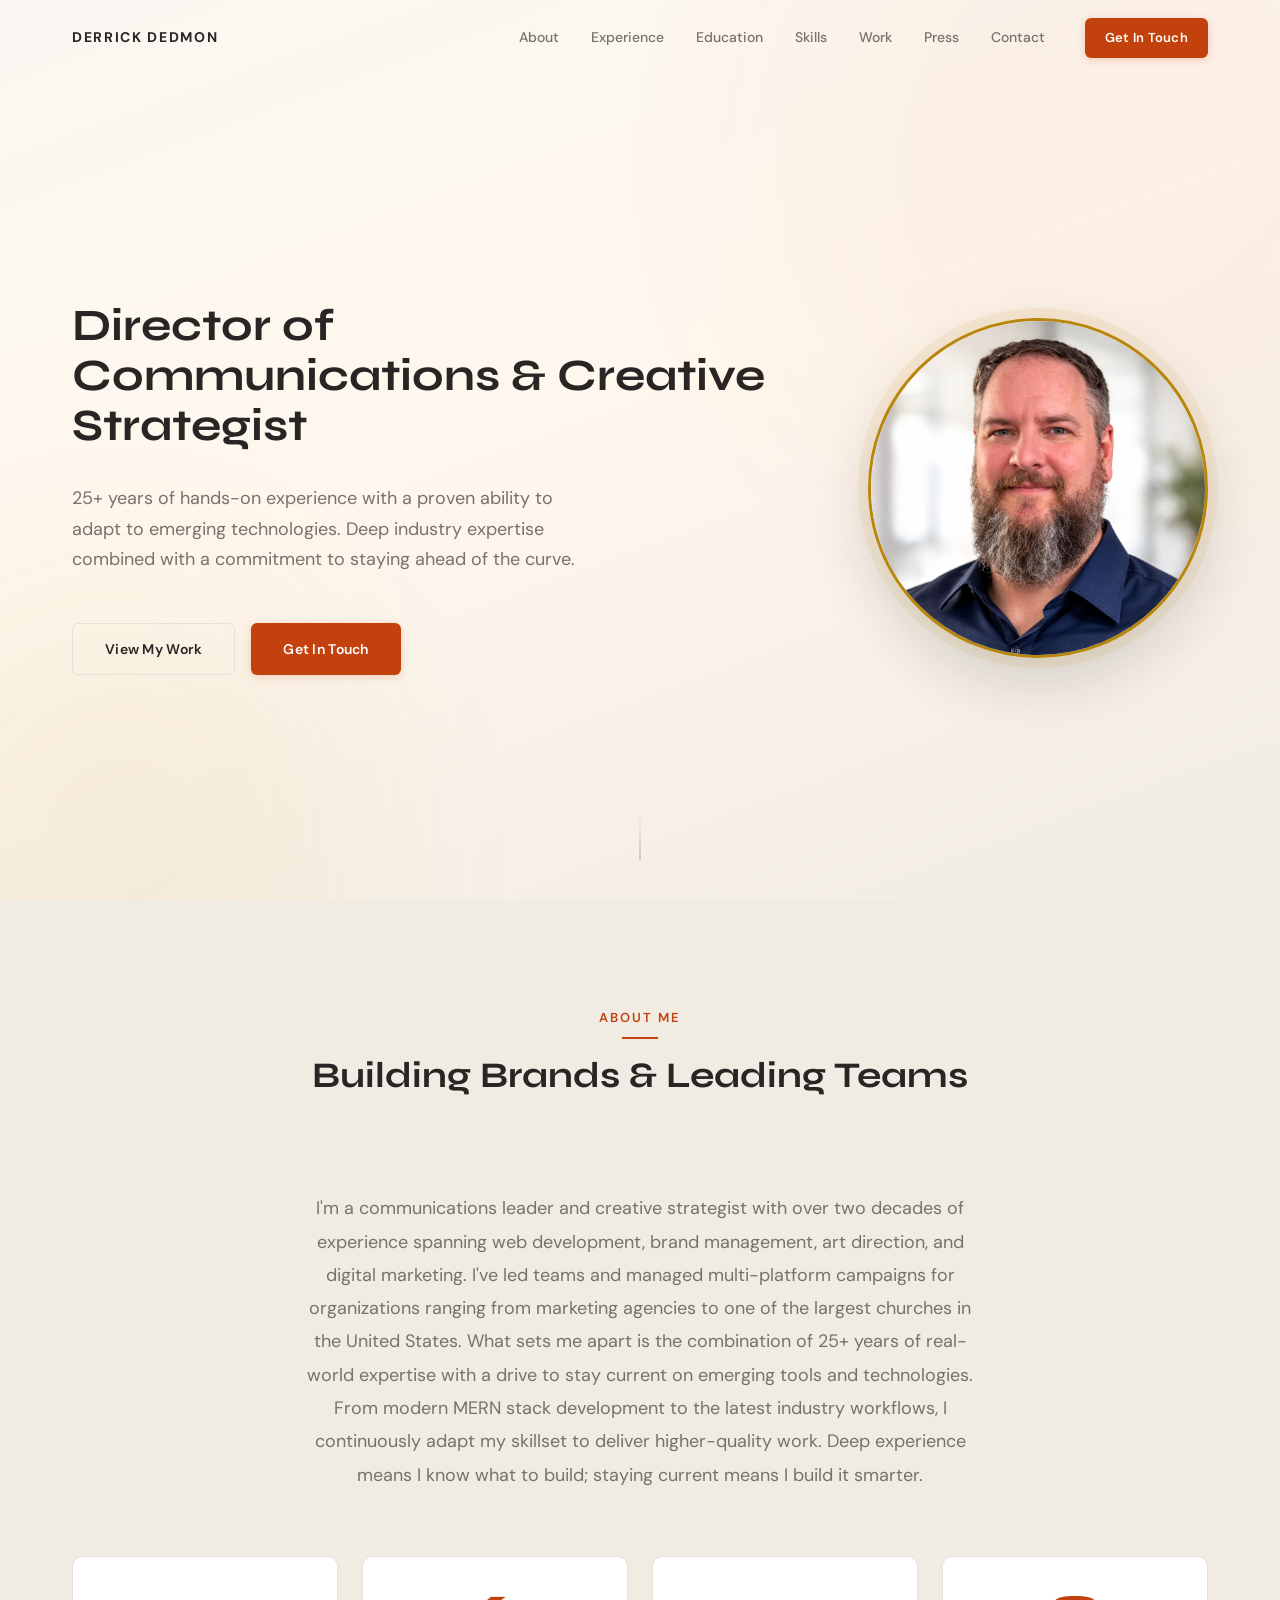
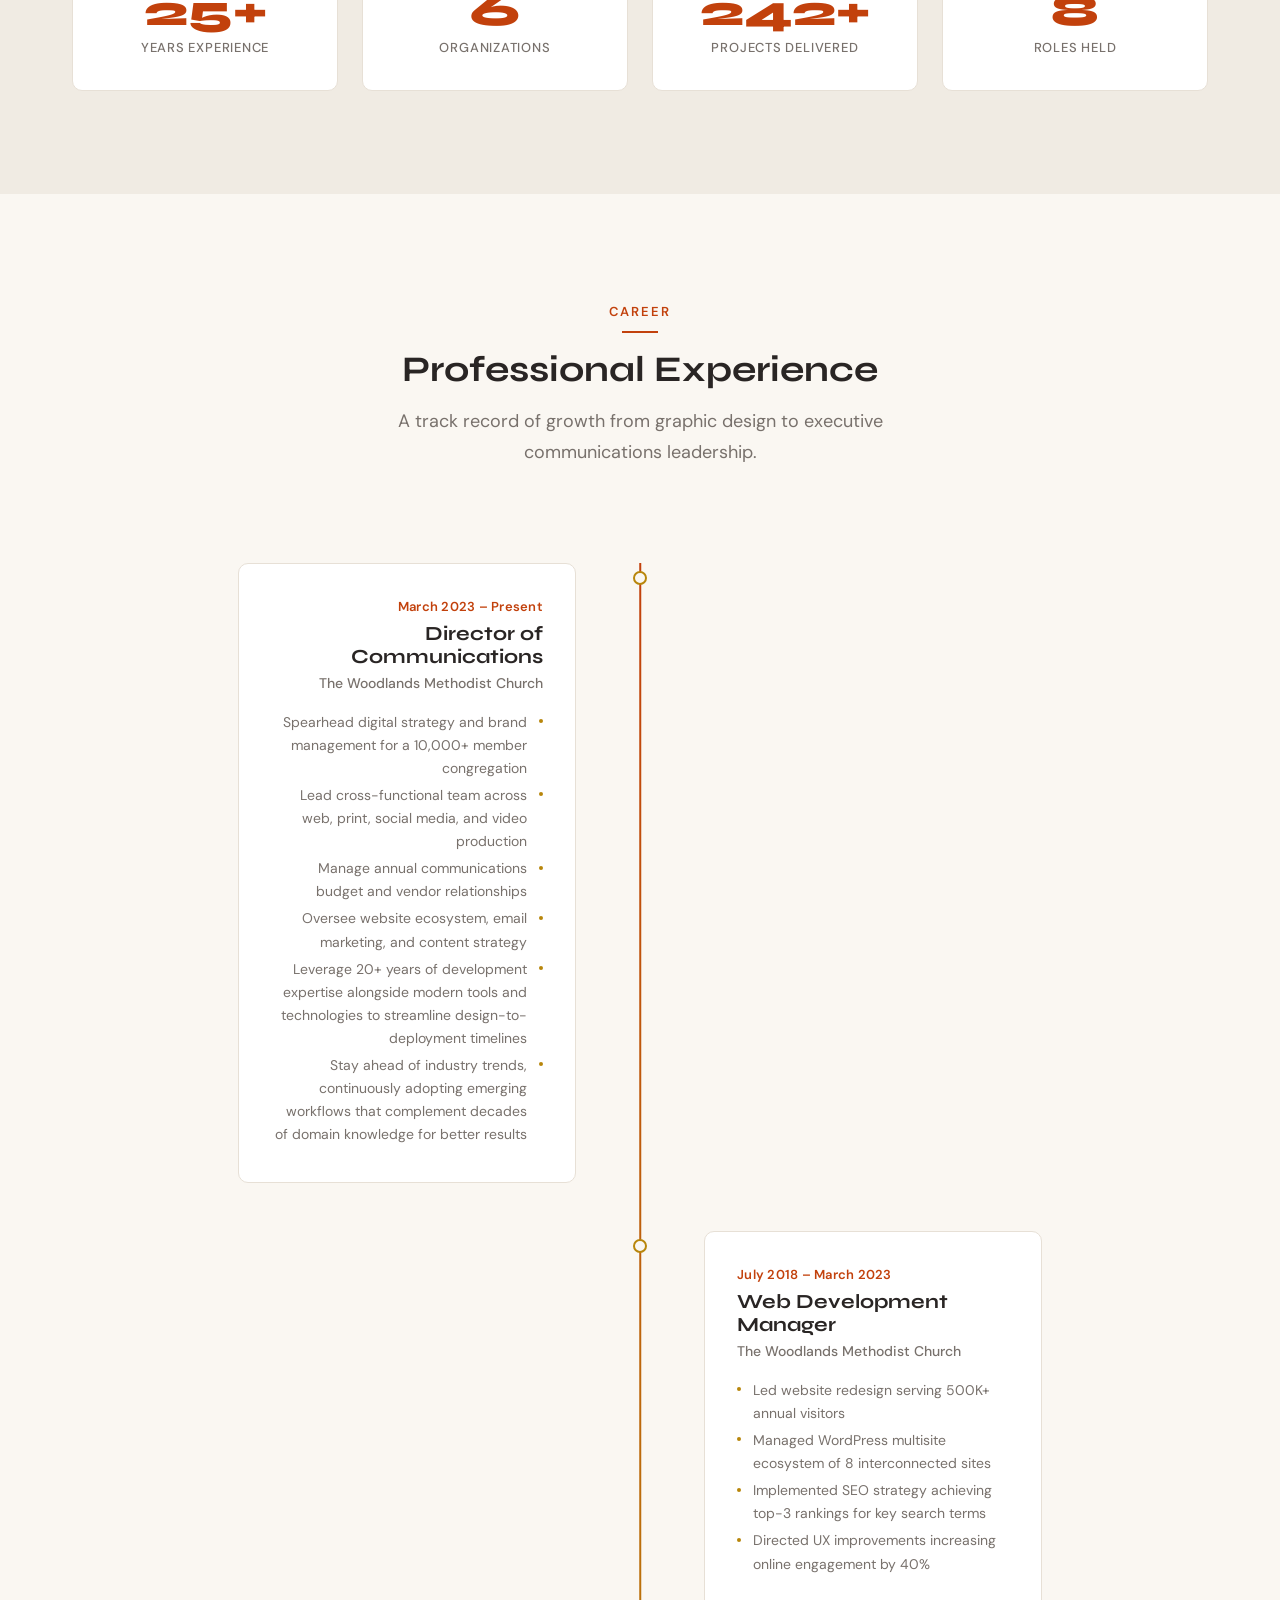
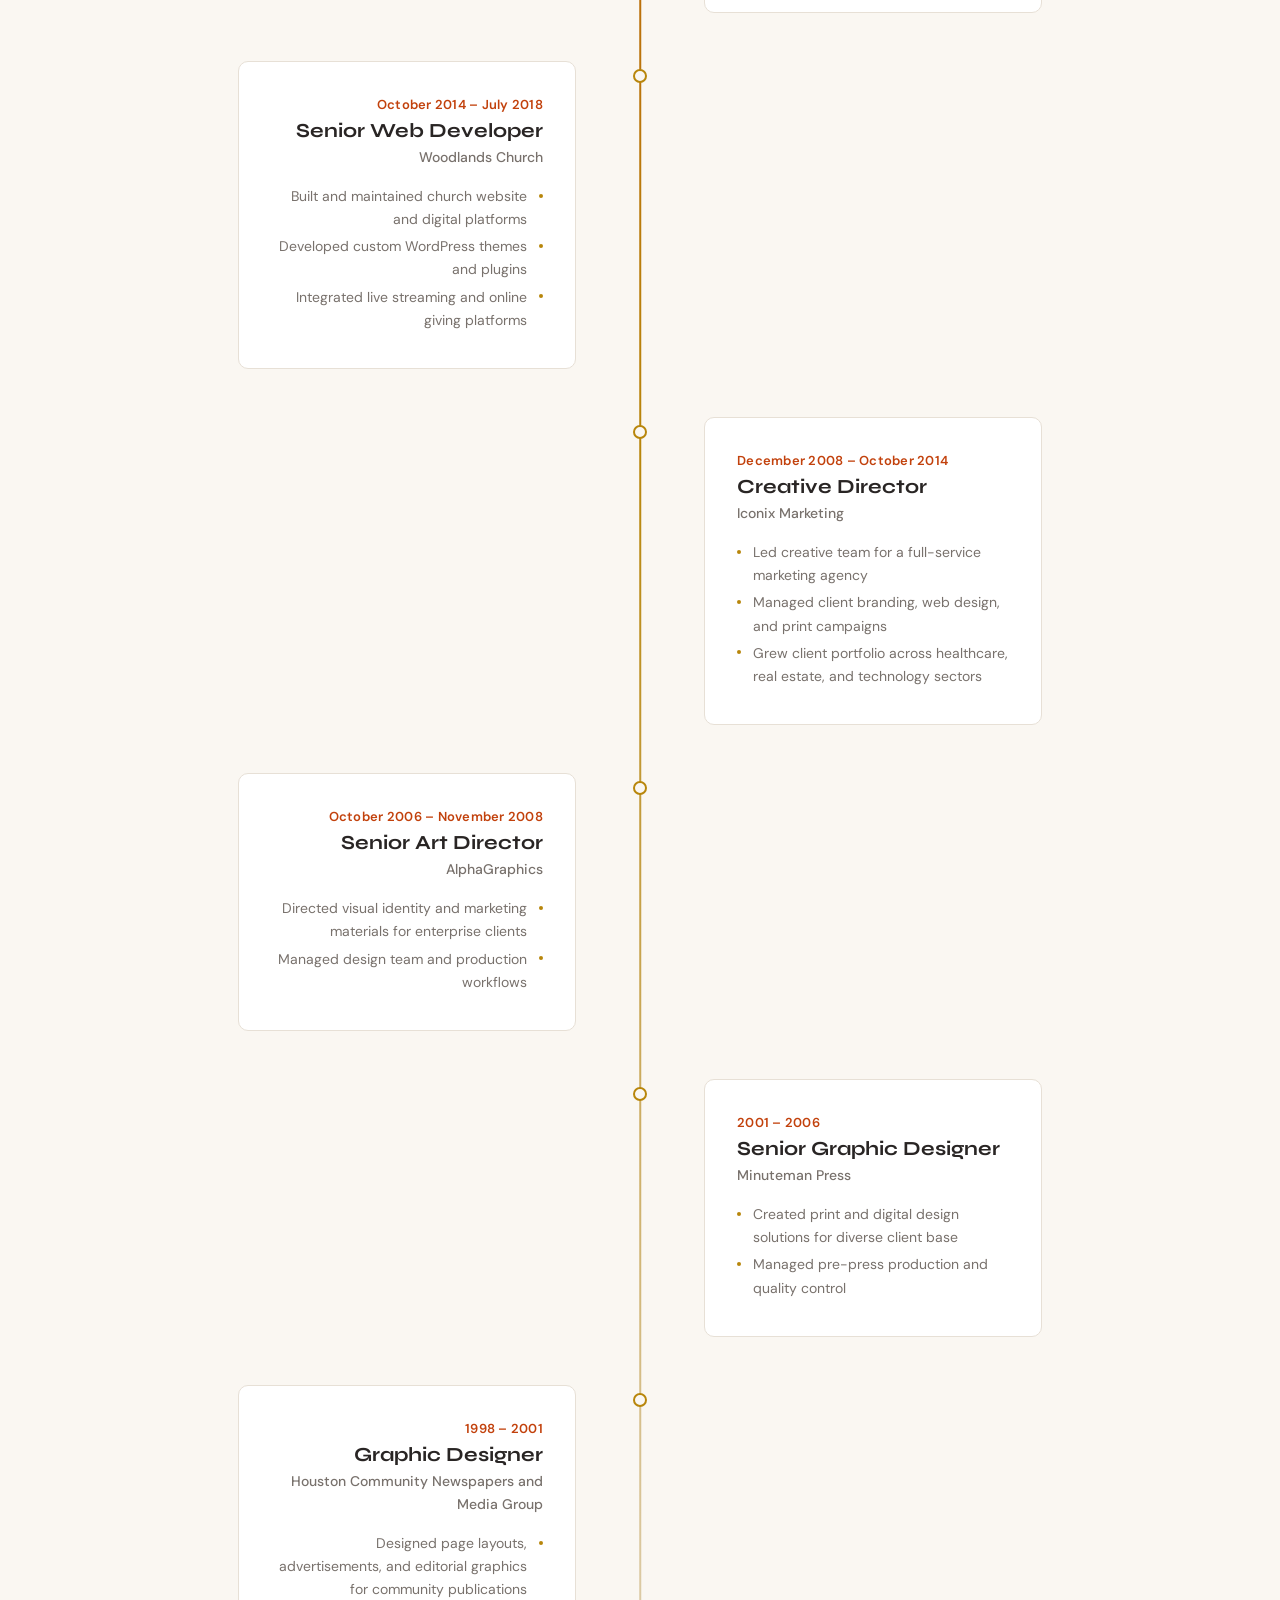
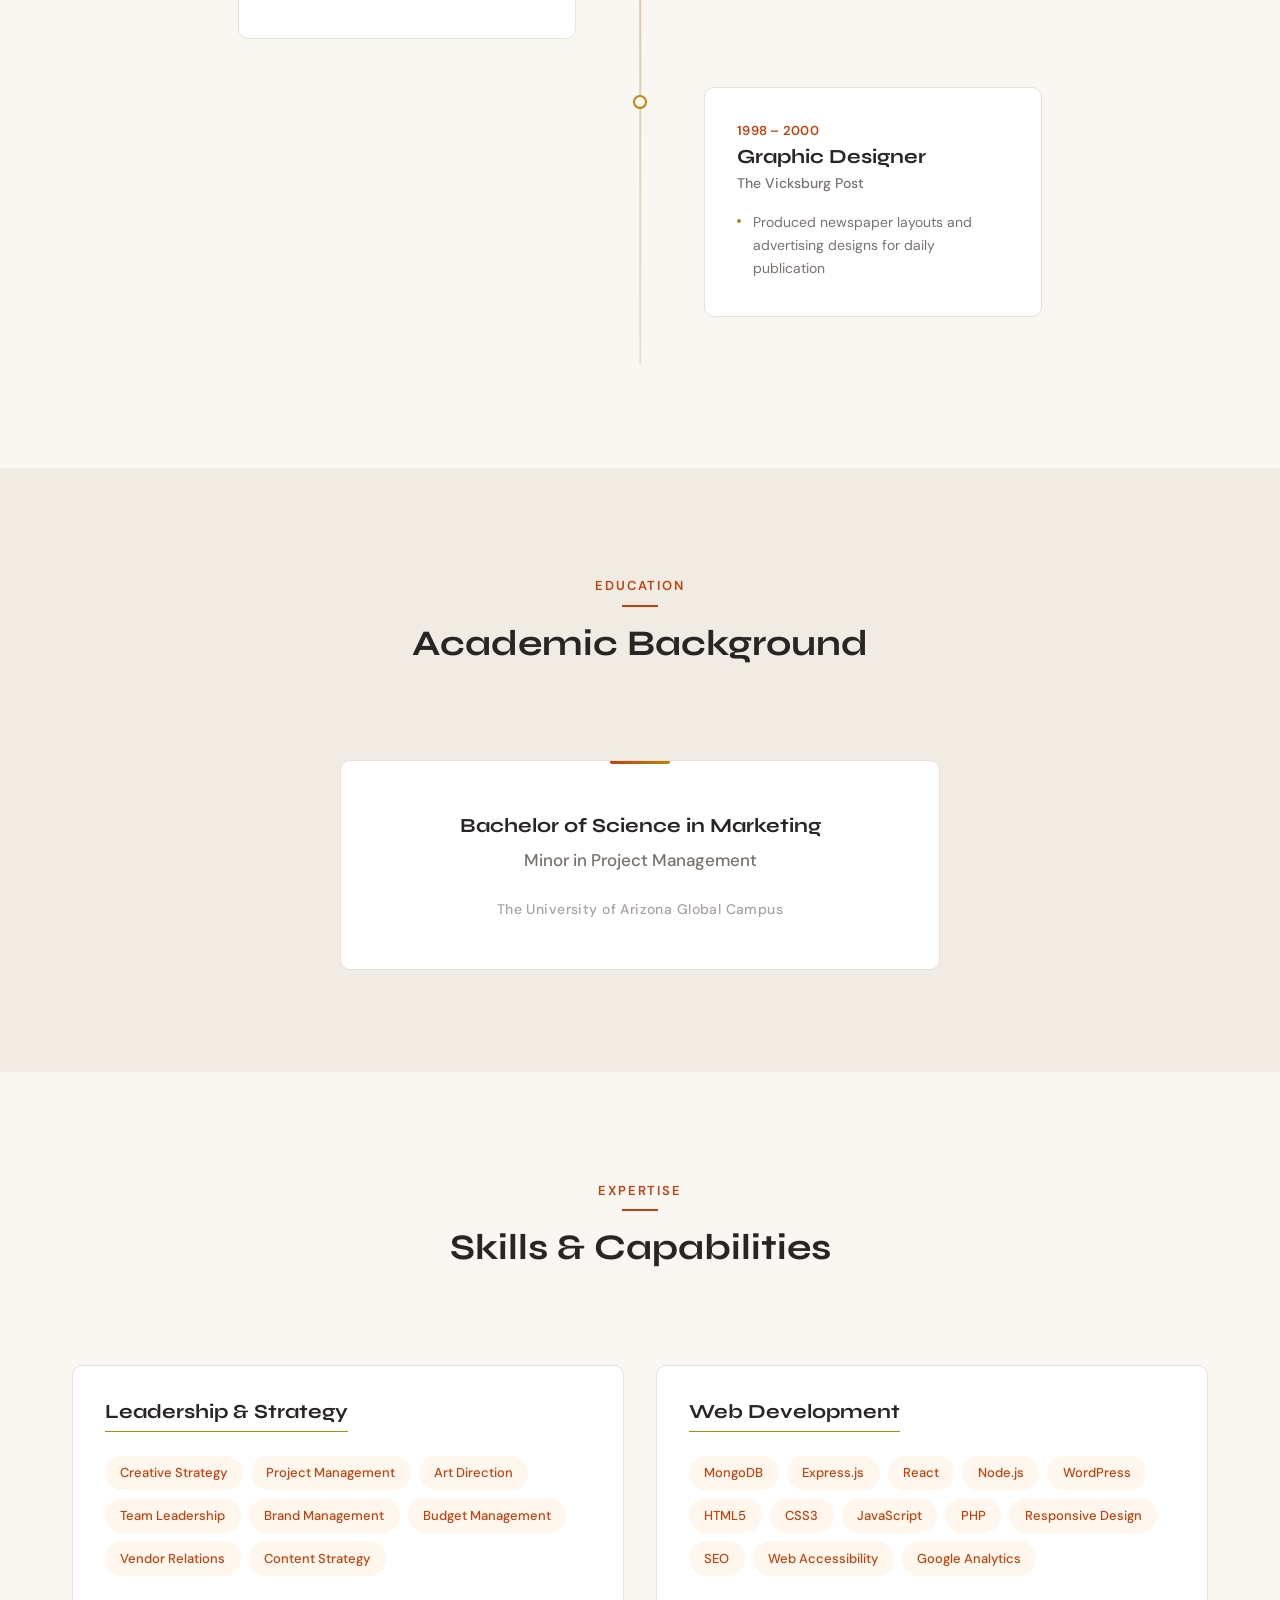
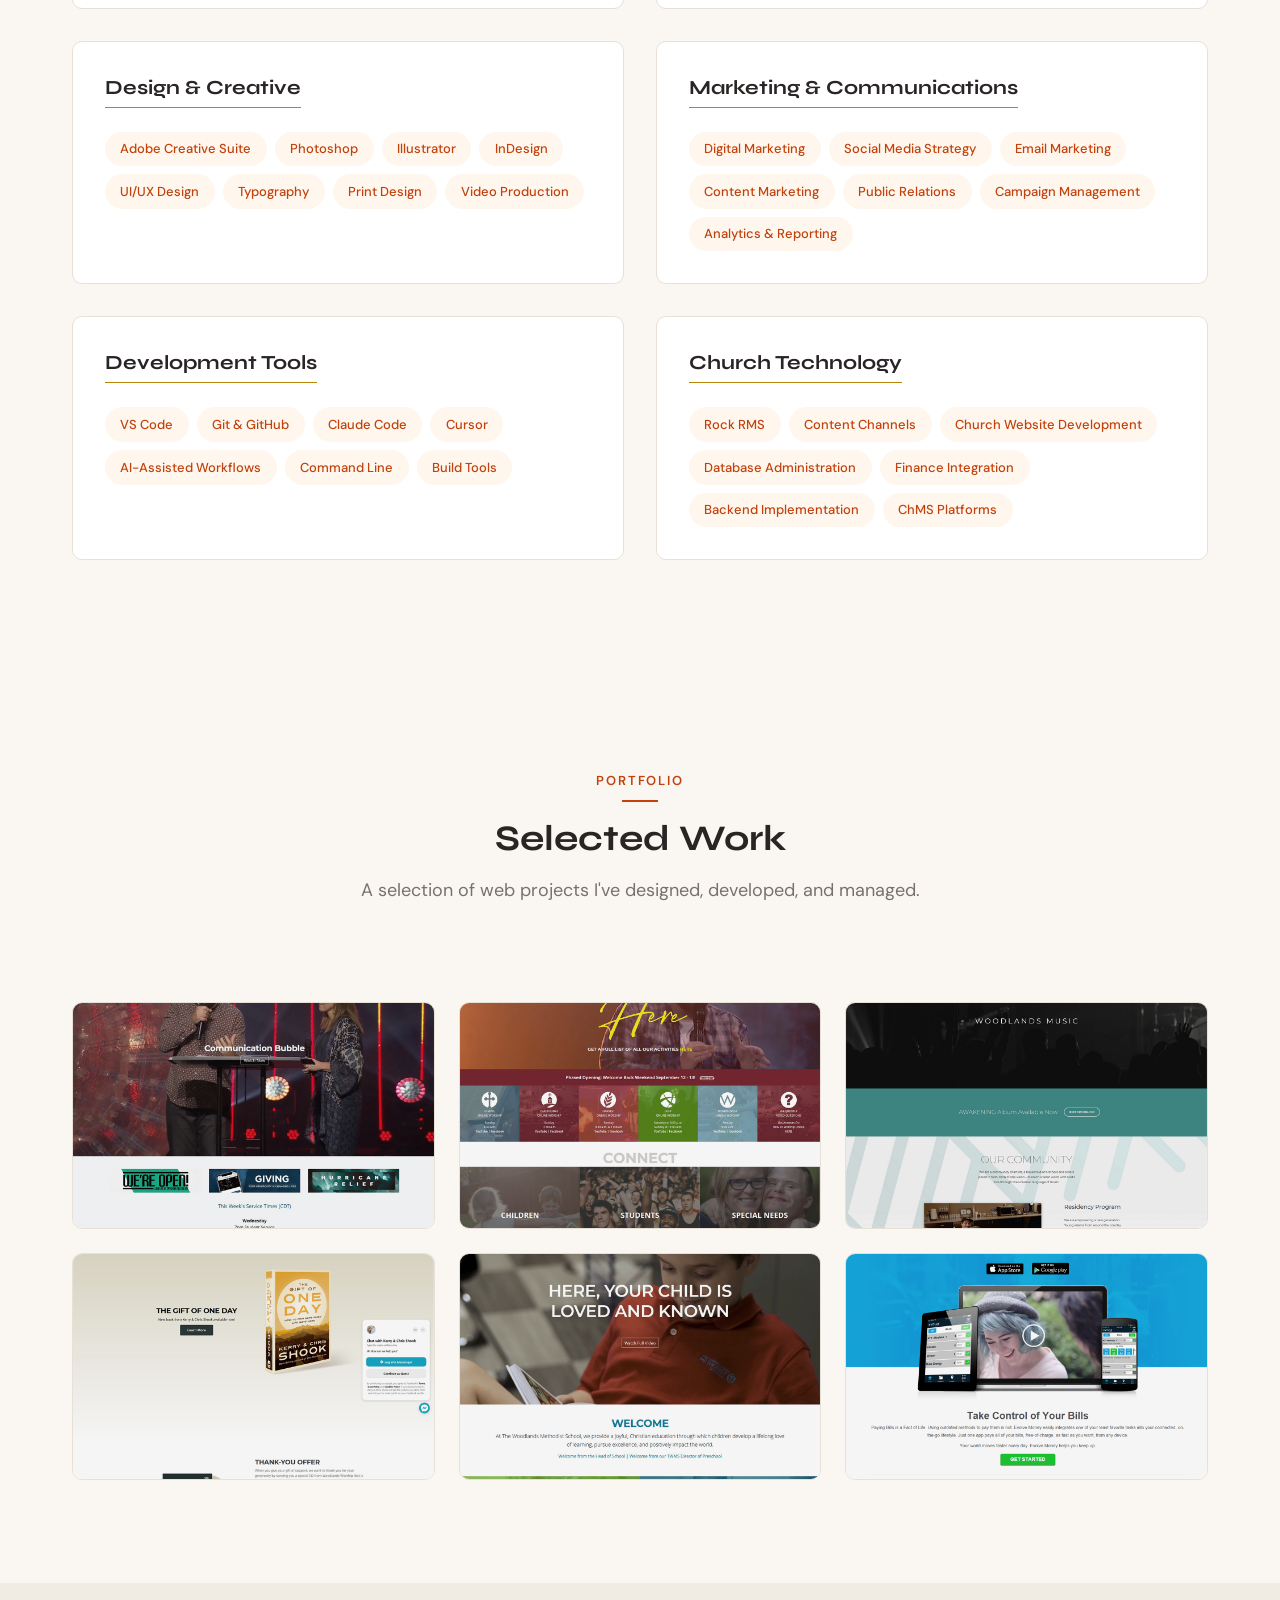
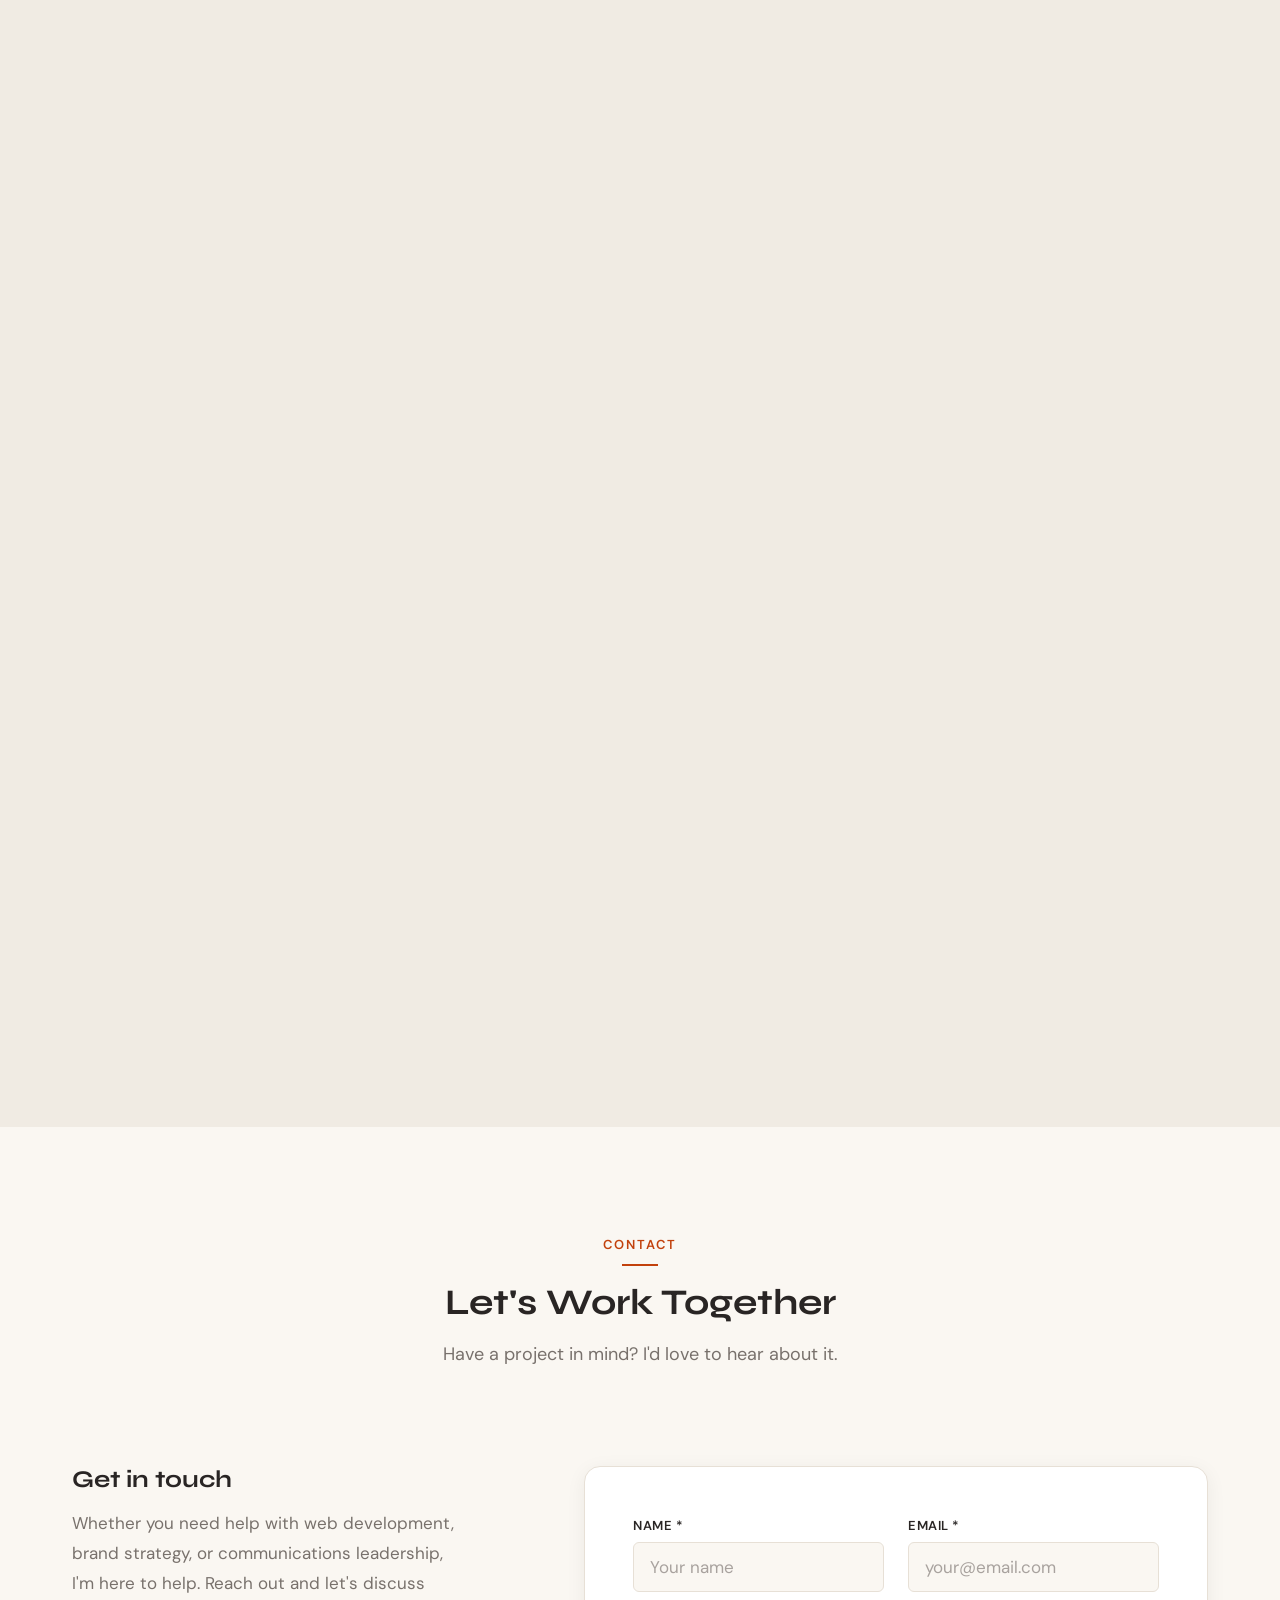
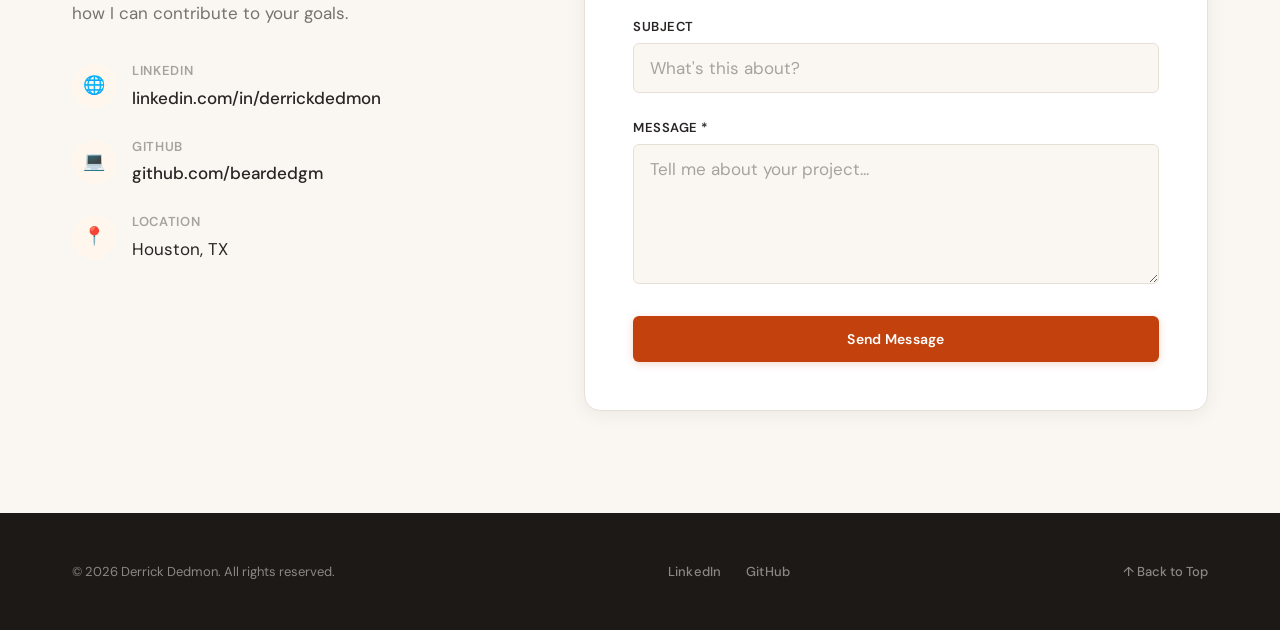
<file: index.html>
<!DOCTYPE html>
<html lang="en">
<head>
  <meta charset="UTF-8">
  <meta name="viewport" content="width=device-width, initial-scale=1.0">
  <title>Derrick Dedmon | Director of Communications &amp; Creative Strategist</title>
  <meta name="description" content="Derrick Dedmon — Director of Communications and Creative Strategist with 25+ years of experience in web development, brand management, digital strategy, and communications leadership based in Houston, TX.">
  <meta name="keywords" content="Derrick Dedmon, Director of Communications, Creative Strategist, Web Developer, Houston TX, Brand Management, Digital Strategy, Communications Leadership, The Woodlands Methodist Church">
  <meta name="author" content="Derrick Dedmon">
  <meta name="theme-color" content="#C2410C">
  <meta name="robots" content="index, follow">

  <!-- Open Graph -->
  <meta property="og:title" content="Derrick Dedmon | Director of Communications &amp; Creative Strategist">
  <meta property="og:description" content="Director of Communications and Creative Strategist with 25+ years of experience in web development, brand management, digital strategy, and communications leadership.">
  <meta property="og:url" content="https://onegoodcoder.com/">
  <meta property="og:type" content="website">
  <meta property="og:site_name" content="Derrick Dedmon — OneGoodCoder">
  <meta property="og:locale" content="en_US">
  <meta property="og:image" content="https://onegoodcoder.com/images/Imug.jpg">
  <meta property="og:image:alt" content="Derrick Dedmon — Director of Communications">
  <meta property="og:image:width" content="800">
  <meta property="og:image:height" content="800">

  <!-- Twitter Card -->
  <meta name="twitter:card" content="summary_large_image">
  <meta name="twitter:title" content="Derrick Dedmon | Director of Communications &amp; Creative Strategist">
  <meta name="twitter:description" content="25+ years of experience in web development, brand management, digital strategy, and communications leadership.">
  <meta name="twitter:image" content="https://onegoodcoder.com/images/Imug.jpg">
  <meta name="twitter:image:alt" content="Derrick Dedmon — Director of Communications">

  <!-- Canonical -->
  <link rel="canonical" href="https://onegoodcoder.com/">

  <!-- Favicon -->
  <link rel="icon" href="data:image/svg+xml,<svg xmlns='http://www.w3.org/2000/svg' viewBox='0 0 100 100'><text y='.9em' font-size='90'>💻</text></svg>">

  <!-- Fonts -->
  <link rel="preconnect" href="https://fonts.googleapis.com">
  <link rel="preconnect" href="https://fonts.gstatic.com" crossorigin>
  <link href="https://fonts.googleapis.com/css2?family=DM+Sans:ital,opsz,wght@0,9..40,400;0,9..40,500;0,9..40,600;0,9..40,700;1,9..40,400&family=Syne:wght@400;500;600;700;800&display=swap" rel="stylesheet">

  <!-- Styles -->
  <link rel="stylesheet" href="style.css?v=6">

  <!-- Google tag (gtag.js) -->
  <script async src="https://www.googletagmanager.com/gtag/js?id=G-CPGM67LBCQ"></script>
  <script>
    window.dataLayer = window.dataLayer || [];
    function gtag(){dataLayer.push(arguments);}
    gtag('js', new Date());
    gtag('config', 'G-CPGM67LBCQ');
  </script>

  <!-- JSON-LD Structured Data: WebSite -->
  <script type="application/ld+json">
  {
    "@context": "https://schema.org",
    "@type": "WebSite",
    "name": "Derrick Dedmon — OneGoodCoder",
    "url": "https://onegoodcoder.com",
    "description": "Portfolio of Derrick Dedmon, Director of Communications and Creative Strategist with 25+ years of experience."
  }
  </script>

  <!-- JSON-LD Structured Data: Person -->
  <script type="application/ld+json">
  {
    "@context": "https://schema.org",
    "@type": "Person",
    "name": "Derrick Dedmon",
    "jobTitle": "Director of Communications",
    "description": "Creative Strategist with 25+ years of experience in web development, brand management, digital strategy, and communications leadership.",
    "url": "https://onegoodcoder.com",
    "image": "https://onegoodcoder.com/images/Imug.jpg",
    "address": {
      "@type": "PostalAddress",
      "addressLocality": "Houston",
      "addressRegion": "TX",
      "addressCountry": "US"
    },
    "worksFor": {
      "@type": "Organization",
      "name": "The Woodlands Methodist Church"
    },
    "knowsAbout": ["Web Development", "Brand Management", "Digital Strategy", "Communications", "Creative Direction", "Video Production"],
    "sameAs": [
      "https://www.linkedin.com/in/derrickdedmon",
      "https://github.com/beardedgm"
    ]
  }
  </script>
</head>
<body>
  <!-- Skip to content -->
  <a href="#about" class="skip-link">Skip to main content</a>

  <!-- ============================================
       NAVIGATION
       ============================================ -->
  <nav class="nav" role="navigation" aria-label="Main navigation">
    <div class="container nav__inner">
      <a href="#top" class="nav__logo">DERRICK DEDMON</a>

      <div class="nav__links" id="nav-links">
        <a href="#about" class="nav__link">About</a>
        <a href="#experience" class="nav__link">Experience</a>
        <a href="#education" class="nav__link">Education</a>
        <a href="#skills" class="nav__link">Skills</a>
        <a href="#portfolio" class="nav__link">Work</a>
        <a href="#publications" class="nav__link">Press</a>
        <a href="#contact" class="nav__link">Contact</a>
        <div class="nav__cta">
          <a href="#contact" class="btn btn--primary btn--nav">Get In Touch</a>
        </div>
      </div>

      <button class="nav__toggle" id="nav-toggle" aria-label="Toggle menu" aria-expanded="false" aria-controls="nav-links">
        <span></span>
        <span></span>
        <span></span>
      </button>
    </div>
  </nav>

  <main>
    <!-- ============================================
         HERO
         ============================================ -->
    <section class="hero" id="top">
      <div class="hero__bg" aria-hidden="true">
        <div class="hero__bg-shape hero__bg-shape--1"></div>
        <div class="hero__bg-shape hero__bg-shape--2"></div>
      </div>

      <div class="container hero__inner">
        <div class="hero__content">
          <h1 class="hero__title">Director of Communications &amp; Creative Strategist</h1>
          <p class="hero__subtitle">25+ years of hands-on experience with a proven ability to adapt to emerging technologies. Deep industry expertise combined with a commitment to staying ahead of the curve.</p>
          <div class="hero__actions">
            <a href="#portfolio" class="btn btn--outline">View My Work</a>
            <a href="#contact" class="btn btn--primary">Get In Touch</a>
          </div>
        </div>

        <div class="hero__photo-wrapper">
          <img src="images/Imug.jpg" alt="Derrick Dedmon" class="hero__photo" width="320" height="320" loading="eager">
        </div>
      </div>
    </section>

    <!-- ============================================
         ABOUT
         ============================================ -->
    <section class="section section--alt" id="about">
      <div class="container">
        <div class="section__header reveal">
          <span class="section__label">About Me</span>
          <h2 class="section__title">Building Brands &amp; Leading Teams</h2>
        </div>

        <div class="about__content reveal">
          <p class="about__text">
            I'm a communications leader and creative strategist with over two decades of experience spanning web development, brand management, art direction, and digital marketing. I've led teams and managed multi-platform campaigns for organizations ranging from marketing agencies to one of the largest churches in the United States. What sets me apart is the combination of 25+ years of real-world expertise with a drive to stay current on emerging tools and technologies. From modern MERN stack development to the latest industry workflows, I continuously adapt my skillset to deliver higher-quality work. Deep experience means I know what to build; staying current means I build it smarter.
          </p>
        </div>

        <div class="stats">
          <div class="stat-card reveal reveal--delay-1">
            <div class="stat-card__number" data-count="25" data-suffix="+">0</div>
            <div class="stat-card__label">Years Experience</div>
          </div>
          <div class="stat-card reveal reveal--delay-2">
            <div class="stat-card__number" data-count="6" data-suffix="">0</div>
            <div class="stat-card__label">Organizations</div>
          </div>
          <div class="stat-card reveal reveal--delay-3">
            <div class="stat-card__number" data-count="242" data-suffix="+">0</div>
            <div class="stat-card__label">Projects Delivered</div>
          </div>
          <div class="stat-card reveal reveal--delay-4">
            <div class="stat-card__number" data-count="8" data-suffix="">0</div>
            <div class="stat-card__label">Roles Held</div>
          </div>
        </div>
      </div>
    </section>

    <!-- ============================================
         EXPERIENCE
         ============================================ -->
    <section class="section" id="experience">
      <div class="container">
        <div class="section__header reveal">
          <span class="section__label">Career</span>
          <h2 class="section__title">Professional Experience</h2>
          <p class="section__subtitle">A track record of growth from graphic design to executive communications leadership.</p>
        </div>

        <div class="timeline">
          <!-- 1. Director of Communications -->
          <div class="timeline__item reveal">
            <div class="timeline__dot"></div>
            <div class="timeline__card">
              <div class="timeline__date">March 2023 &ndash; Present</div>
              <h3 class="timeline__role">Director of Communications</h3>
              <div class="timeline__company">The Woodlands Methodist Church</div>
              <ul class="timeline__details">
                <li>Spearhead digital strategy and brand management for a 10,000+ member congregation</li>
                <li>Lead cross-functional team across web, print, social media, and video production</li>
                <li>Manage annual communications budget and vendor relationships</li>
                <li>Oversee website ecosystem, email marketing, and content strategy</li>
                <li>Leverage 20+ years of development expertise alongside modern tools and technologies to streamline design-to-deployment timelines</li>
                <li>Stay ahead of industry trends, continuously adopting emerging workflows that complement decades of domain knowledge for better results</li>
              </ul>
            </div>
          </div>

          <!-- 2. Web Development Manager -->
          <div class="timeline__item reveal">
            <div class="timeline__dot"></div>
            <div class="timeline__card">
              <div class="timeline__date">July 2018 &ndash; March 2023</div>
              <h3 class="timeline__role">Web Development Manager</h3>
              <div class="timeline__company">The Woodlands Methodist Church</div>
              <ul class="timeline__details">
                <li>Led website redesign serving 500K+ annual visitors</li>
                <li>Managed WordPress multisite ecosystem of 8 interconnected sites</li>
                <li>Implemented SEO strategy achieving top-3 rankings for key search terms</li>
                <li>Directed UX improvements increasing online engagement by 40%</li>
              </ul>
            </div>
          </div>

          <!-- 3. Senior Web Developer -->
          <div class="timeline__item reveal">
            <div class="timeline__dot"></div>
            <div class="timeline__card">
              <div class="timeline__date">October 2014 &ndash; July 2018</div>
              <h3 class="timeline__role">Senior Web Developer</h3>
              <div class="timeline__company">Woodlands Church</div>
              <ul class="timeline__details">
                <li>Built and maintained church website and digital platforms</li>
                <li>Developed custom WordPress themes and plugins</li>
                <li>Integrated live streaming and online giving platforms</li>
              </ul>
            </div>
          </div>

          <!-- 4. Creative Director -->
          <div class="timeline__item reveal">
            <div class="timeline__dot"></div>
            <div class="timeline__card">
              <div class="timeline__date">December 2008 &ndash; October 2014</div>
              <h3 class="timeline__role">Creative Director</h3>
              <div class="timeline__company">Iconix Marketing</div>
              <ul class="timeline__details">
                <li>Led creative team for a full-service marketing agency</li>
                <li>Managed client branding, web design, and print campaigns</li>
                <li>Grew client portfolio across healthcare, real estate, and technology sectors</li>
              </ul>
            </div>
          </div>

          <!-- 5. Senior Art Director -->
          <div class="timeline__item reveal">
            <div class="timeline__dot"></div>
            <div class="timeline__card">
              <div class="timeline__date">October 2006 &ndash; November 2008</div>
              <h3 class="timeline__role">Senior Art Director</h3>
              <div class="timeline__company">AlphaGraphics</div>
              <ul class="timeline__details">
                <li>Directed visual identity and marketing materials for enterprise clients</li>
                <li>Managed design team and production workflows</li>
              </ul>
            </div>
          </div>

          <!-- 6. Senior Graphic Designer -->
          <div class="timeline__item reveal">
            <div class="timeline__dot"></div>
            <div class="timeline__card">
              <div class="timeline__date">2001 &ndash; 2006</div>
              <h3 class="timeline__role">Senior Graphic Designer</h3>
              <div class="timeline__company">Minuteman Press</div>
              <ul class="timeline__details">
                <li>Created print and digital design solutions for diverse client base</li>
                <li>Managed pre-press production and quality control</li>
              </ul>
            </div>
          </div>

          <!-- 7. Graphic Designer - HCN -->
          <div class="timeline__item reveal">
            <div class="timeline__dot"></div>
            <div class="timeline__card">
              <div class="timeline__date">1998 &ndash; 2001</div>
              <h3 class="timeline__role">Graphic Designer</h3>
              <div class="timeline__company">Houston Community Newspapers and Media Group</div>
              <ul class="timeline__details">
                <li>Designed page layouts, advertisements, and editorial graphics for community publications</li>
              </ul>
            </div>
          </div>

          <!-- 8. Graphic Designer - Vicksburg Post -->
          <div class="timeline__item reveal">
            <div class="timeline__dot"></div>
            <div class="timeline__card">
              <div class="timeline__date">1998 &ndash; 2000</div>
              <h3 class="timeline__role">Graphic Designer</h3>
              <div class="timeline__company">The Vicksburg Post</div>
              <ul class="timeline__details">
                <li>Produced newspaper layouts and advertising designs for daily publication</li>
              </ul>
            </div>
          </div>
        </div>
      </div>
    </section>

    <!-- ============================================
         EDUCATION
         ============================================ -->
    <section class="section section--alt" id="education">
      <div class="container">
        <div class="section__header reveal">
          <span class="section__label">Education</span>
          <h2 class="section__title">Academic Background</h2>
        </div>

        <div class="education__card reveal">
          <div class="education__accent" aria-hidden="true"></div>
          <div class="education__degree">Bachelor of Science in Marketing</div>
          <div class="education__minor">Minor in Project Management</div>
          <div class="education__school">The University of Arizona Global Campus</div>
        </div>
      </div>
    </section>

    <!-- ============================================
         SKILLS
         ============================================ -->
    <section class="section" id="skills">
      <div class="container">
        <div class="section__header reveal">
          <span class="section__label">Expertise</span>
          <h2 class="section__title">Skills &amp; Capabilities</h2>
        </div>

        <div class="skills__grid">
          <!-- Leadership & Strategy -->
          <div class="skill-category reveal">
            <h3 class="skill-category__title">Leadership &amp; Strategy</h3>
            <div class="skill-tags">
              <span class="skill-tag">Creative Strategy</span>
              <span class="skill-tag">Project Management</span>
              <span class="skill-tag">Art Direction</span>
              <span class="skill-tag">Team Leadership</span>
              <span class="skill-tag">Brand Management</span>
              <span class="skill-tag">Budget Management</span>
              <span class="skill-tag">Vendor Relations</span>
              <span class="skill-tag">Content Strategy</span>
            </div>
          </div>

          <!-- Web Development -->
          <div class="skill-category reveal">
            <h3 class="skill-category__title">Web Development</h3>
            <div class="skill-tags">
              <span class="skill-tag">MongoDB</span>
              <span class="skill-tag">Express.js</span>
              <span class="skill-tag">React</span>
              <span class="skill-tag">Node.js</span>
              <span class="skill-tag">WordPress</span>
              <span class="skill-tag">HTML5</span>
              <span class="skill-tag">CSS3</span>
              <span class="skill-tag">JavaScript</span>
              <span class="skill-tag">PHP</span>
              <span class="skill-tag">Responsive Design</span>
              <span class="skill-tag">SEO</span>
              <span class="skill-tag">Web Accessibility</span>
              <span class="skill-tag">Google Analytics</span>
            </div>
          </div>

          <!-- Design & Creative -->
          <div class="skill-category reveal">
            <h3 class="skill-category__title">Design &amp; Creative</h3>
            <div class="skill-tags">
              <span class="skill-tag">Adobe Creative Suite</span>
              <span class="skill-tag">Photoshop</span>
              <span class="skill-tag">Illustrator</span>
              <span class="skill-tag">InDesign</span>
              <span class="skill-tag">UI/UX Design</span>
              <span class="skill-tag">Typography</span>
              <span class="skill-tag">Print Design</span>
              <span class="skill-tag">Video Production</span>
            </div>
          </div>

          <!-- Marketing & Communications -->
          <div class="skill-category reveal">
            <h3 class="skill-category__title">Marketing &amp; Communications</h3>
            <div class="skill-tags">
              <span class="skill-tag">Digital Marketing</span>
              <span class="skill-tag">Social Media Strategy</span>
              <span class="skill-tag">Email Marketing</span>
              <span class="skill-tag">Content Marketing</span>
              <span class="skill-tag">Public Relations</span>
              <span class="skill-tag">Campaign Management</span>
              <span class="skill-tag">Analytics &amp; Reporting</span>
            </div>
          </div>

          <!-- AI & Development Tools -->
          <div class="skill-category reveal">
            <h3 class="skill-category__title">Development Tools</h3>
            <div class="skill-tags">
              <span class="skill-tag">VS Code</span>
              <span class="skill-tag">Git &amp; GitHub</span>
              <span class="skill-tag">Claude Code</span>
              <span class="skill-tag">Cursor</span>
              <span class="skill-tag">AI-Assisted Workflows</span>
              <span class="skill-tag">Command Line</span>
              <span class="skill-tag">Build Tools</span>
            </div>
          </div>

          <!-- Church Technology -->
          <div class="skill-category reveal">
            <h3 class="skill-category__title">Church Technology</h3>
            <div class="skill-tags">
              <span class="skill-tag">Rock RMS</span>
              <span class="skill-tag">Content Channels</span>
              <span class="skill-tag">Church Website Development</span>
              <span class="skill-tag">Database Administration</span>
              <span class="skill-tag">Finance Integration</span>
              <span class="skill-tag">Backend Implementation</span>
              <span class="skill-tag">ChMS Platforms</span>
            </div>
          </div>
        </div>
      </div>
    </section>

    <!-- ============================================
         PORTFOLIO
         ============================================ -->
    <section class="section" id="portfolio">
      <div class="container">
        <div class="section__header reveal">
          <span class="section__label">Portfolio</span>
          <h2 class="section__title">Selected Work</h2>
          <p class="section__subtitle">A selection of web projects I've designed, developed, and managed.</p>
        </div>

        <div class="portfolio__grid">
          <!-- Project 1: Woodlands Church -->
          <div class="portfolio-card reveal" data-modal="modal-woodlands-church" role="button" tabindex="0" aria-label="View Woodlands Church project details">
            <img src="images/Woodlands-Church-1270.png" alt="Woodlands Church website screenshot" class="portfolio-card__image" width="1270" height="794" loading="lazy">
            <div class="portfolio-card__overlay">
              <h3 class="portfolio-card__title">Woodlands Church</h3>
              <span class="portfolio-card__tech">WordPress &middot; Custom Theme &middot; Live Streaming</span>
            </div>
          </div>

          <!-- Project 2: TWUMC -->
          <div class="portfolio-card reveal" data-modal="modal-twumc" role="button" tabindex="0" aria-label="View TWUMC project details">
            <img src="images/The-Woodlands-United-Methodist-Church-Woodlands-Texas-1270.png" alt="The Woodlands United Methodist Church website screenshot" class="portfolio-card__image" width="1270" height="794" loading="lazy">
            <div class="portfolio-card__overlay">
              <h3 class="portfolio-card__title">TWUMC</h3>
              <span class="portfolio-card__tech">WordPress Multisite &middot; SEO &middot; Responsive</span>
            </div>
          </div>

          <!-- Project 3: Woodlands Music -->
          <div class="portfolio-card reveal" data-modal="modal-woodlands-music" role="button" tabindex="0" aria-label="View Woodlands Music project details">
            <img src="images/Woodlands-Music-1270.png" alt="Woodlands Music website screenshot" class="portfolio-card__image" width="1270" height="794" loading="lazy">
            <div class="portfolio-card__overlay">
              <h3 class="portfolio-card__title">Woodlands Music</h3>
              <span class="portfolio-card__tech">WordPress &middot; Events &middot; Media Integration</span>
            </div>
          </div>

          <!-- Project 4: Kerry Shook Ministries -->
          <div class="portfolio-card reveal" data-modal="modal-kerry-shook" role="button" tabindex="0" aria-label="View Kerry Shook Ministries project details">
            <img src="images/Kerry-Shook-Ministries-1270.png" alt="Kerry Shook Ministries website screenshot" class="portfolio-card__image" width="1270" height="794" loading="lazy">
            <div class="portfolio-card__overlay">
              <h3 class="portfolio-card__title">Kerry Shook Ministries</h3>
              <span class="portfolio-card__tech">WordPress &middot; Video &middot; eCommerce</span>
            </div>
          </div>

          <!-- Project 5: Woodlands Methodist School -->
          <div class="portfolio-card reveal" data-modal="modal-woodlands-school" role="button" tabindex="0" aria-label="View Woodlands Methodist School project details">
            <img src="images/The-Woodlands-Methodist-School-1270.png" alt="The Woodlands Methodist School website screenshot" class="portfolio-card__image" width="1270" height="794" loading="lazy">
            <div class="portfolio-card__overlay">
              <h3 class="portfolio-card__title">Woodlands Methodist School</h3>
              <span class="portfolio-card__tech">WordPress &middot; Enrollment System &middot; Custom Design</span>
            </div>
          </div>

          <!-- Project 6: Evolve Money -->
          <div class="portfolio-card reveal" data-modal="modal-evolve-money" role="button" tabindex="0" aria-label="View Evolve Money project details">
            <img src="images/Evolve-Money-1270.png" alt="Evolve Money website screenshot" class="portfolio-card__image" width="1270" height="794" loading="lazy">
            <div class="portfolio-card__overlay">
              <h3 class="portfolio-card__title">Evolve Money</h3>
              <span class="portfolio-card__tech">WordPress &middot; Financial &middot; Responsive Design</span>
            </div>
          </div>
        </div>
      </div>
    </section>

    <!-- ============================================
         PUBLICATIONS
         ============================================ -->
    <section class="section section--alt" id="publications">
      <div class="container">
        <div class="section__header reveal">
          <span class="section__label">Recognition</span>
          <h2 class="section__title">Featured Publications</h2>
          <p class="section__subtitle">My work has been recognized across leading church technology and design publications.</p>
        </div>

        <div class="publications__grid">
          <div class="publication reveal">
            <div class="publication__year">2022</div>
            <h3 class="publication__title">The Best Church Websites of 2022</h3>
            <div class="publication__source">My Codeless Website</div>
          </div>

          <div class="publication reveal">
            <div class="publication__year">2021</div>
            <h3 class="publication__title">Top 100 Best Church Websites of 2022</h3>
            <div class="publication__source">Reach Right Studios</div>
          </div>

          <div class="publication reveal">
            <div class="publication__year">2020</div>
            <h3 class="publication__title">30 Beautiful Church Website Designs</h3>
            <div class="publication__source">Vandelay Design</div>
          </div>

          <div class="publication reveal">
            <div class="publication__year">2019</div>
            <h3 class="publication__title">Top 100 Best Church Websites of 2020</h3>
            <div class="publication__source">Reach Right Studios</div>
          </div>

          <div class="publication reveal">
            <div class="publication__year">2019</div>
            <h3 class="publication__title">Best Church Websites 2019</h3>
            <div class="publication__source">Vandelay Design</div>
          </div>

          <div class="publication reveal">
            <div class="publication__year">2018</div>
            <h3 class="publication__title">Top 100 Church Websites of 2018</h3>
            <div class="publication__source">Reach Right Studios</div>
          </div>

          <div class="publication reveal">
            <div class="publication__year">2017</div>
            <h3 class="publication__title">Church Websites &mdash; 70 Most Inspiring of 2017</h3>
            <div class="publication__source">ShareFaith Magazine</div>
          </div>

          <div class="publication reveal">
            <div class="publication__year">2017</div>
            <h3 class="publication__title">18 Beautiful Easter Church Websites</h3>
            <div class="publication__source">Tech Church</div>
          </div>

          <div class="publication reveal">
            <div class="publication__year">2017</div>
            <h3 class="publication__title">8 Of The Best Church Websites This Easter</h3>
            <div class="publication__source">Steve Fogg</div>
          </div>

          <div class="publication reveal">
            <div class="publication__year">2016</div>
            <h3 class="publication__title">40 Beautiful Church Website Designs</h3>
            <div class="publication__source">Vandelay Design</div>
          </div>

          <div class="publication reveal">
            <div class="publication__year">2016</div>
            <h3 class="publication__title">Church Websites &mdash; 70 Most Inspiring of 2016</h3>
            <div class="publication__source">Share Faith</div>
          </div>

          <div class="publication reveal">
            <div class="publication__year">2016</div>
            <h3 class="publication__title">11 Of The Best Church Websites</h3>
            <div class="publication__source">Steve Fogg</div>
          </div>
        </div>
      </div>
    </section>

    <!-- ============================================
         CONTACT
         ============================================ -->
    <section class="section" id="contact">
      <div class="container">
        <div class="section__header reveal">
          <span class="section__label">Contact</span>
          <h2 class="section__title">Let's Work Together</h2>
          <p class="section__subtitle">Have a project in mind? I'd love to hear about it.</p>
        </div>

        <div class="contact__inner">
          <div class="contact__info reveal">
            <h3 class="contact__info-title">Get in touch</h3>
            <p class="contact__info-text">Whether you need help with web development, brand strategy, or communications leadership, I'm here to help. Reach out and let's discuss how I can contribute to your goals.</p>

            <div class="contact__detail">
              <div class="contact__detail-icon" aria-hidden="true">&#127760;</div>
              <div class="contact__detail-content">
                <div class="contact__detail-label">LinkedIn</div>
                <a href="https://www.linkedin.com/in/derrickdedmon" target="_blank" rel="noopener noreferrer">linkedin.com/in/derrickdedmon</a>
              </div>
            </div>

            <div class="contact__detail">
              <div class="contact__detail-icon" aria-hidden="true">&#128187;</div>
              <div class="contact__detail-content">
                <div class="contact__detail-label">GitHub</div>
                <a href="https://github.com/beardedgm" target="_blank" rel="noopener noreferrer">github.com/beardedgm</a>
              </div>
            </div>

            <div class="contact__detail">
              <div class="contact__detail-icon" aria-hidden="true">&#128205;</div>
              <div class="contact__detail-content">
                <div class="contact__detail-label">Location</div>
                <span>Houston, TX</span>
              </div>
            </div>
          </div>

          <form id="contact-form" class="contact__form reveal" action="https://formspree.io/f/xpznqkdl" method="POST">
            <div class="form__row">
              <div class="form__group">
                <label for="name" class="form__label">Name *</label>
                <input type="text" id="name" name="name" class="form__input" placeholder="Your name" required>
              </div>
              <div class="form__group">
                <label for="email" class="form__label">Email *</label>
                <input type="email" id="email" name="email" class="form__input" placeholder="your@email.com" required>
              </div>
            </div>

            <div class="form__group">
              <label for="subject" class="form__label">Subject</label>
              <input type="text" id="subject" name="subject" class="form__input" placeholder="What's this about?">
            </div>

            <div class="form__group">
              <label for="message" class="form__label">Message *</label>
              <textarea id="message" name="message" class="form__textarea" placeholder="Tell me about your project..." required></textarea>
            </div>

            <button type="submit" class="btn btn--primary form__submit">Send Message</button>
            <div class="form__status" aria-live="polite"></div>
          </form>
        </div>
      </div>
    </section>
  </main>

  <!-- ============================================
       PORTFOLIO MODALS
       ============================================ -->
  <div class="modal-backdrop" aria-hidden="true"></div>

  <!-- Modal: Woodlands Church -->
  <div class="modal" id="modal-woodlands-church" role="dialog" aria-modal="true" aria-labelledby="modal-title-wc">
    <button class="modal__close" aria-label="Close modal">&times;</button>
    <img src="images/Woodlands-Church-1270.png" alt="Woodlands Church website" class="modal__image" loading="lazy">
    <div class="modal__body">
      <h3 class="modal__title" id="modal-title-wc">Woodlands Church</h3>
      <p class="modal__description">Complete website design and development for Woodlands Church, featuring custom WordPress theme development, live streaming integration, online giving platform, and responsive design optimized for all devices. The site serves as the primary digital presence for the congregation, handling event registrations, sermon archives, and community engagement.</p>
      <div class="modal__tech-list">
        <span class="skill-tag">WordPress</span>
        <span class="skill-tag">Custom Theme</span>
        <span class="skill-tag">PHP</span>
        <span class="skill-tag">Live Streaming</span>
        <span class="skill-tag">Responsive Design</span>
      </div>
    </div>
  </div>

  <!-- Modal: TWUMC -->
  <div class="modal" id="modal-twumc" role="dialog" aria-modal="true" aria-labelledby="modal-title-twumc">
    <button class="modal__close" aria-label="Close modal">&times;</button>
    <img src="images/The-Woodlands-United-Methodist-Church-Woodlands-Texas-1270.png" alt="The Woodlands United Methodist Church website" class="modal__image" loading="lazy">
    <div class="modal__body">
      <h3 class="modal__title" id="modal-title-twumc">The Woodlands United Methodist Church</h3>
      <p class="modal__description">Led the redesign and development of the TWUMC website as part of a WordPress multisite network. Implemented comprehensive SEO strategy, responsive layouts, and integrated event management. The site serves 500K+ annual visitors with optimized performance and accessibility.</p>
      <div class="modal__tech-list">
        <span class="skill-tag">WordPress Multisite</span>
        <span class="skill-tag">SEO</span>
        <span class="skill-tag">Responsive Design</span>
        <span class="skill-tag">Event Management</span>
      </div>
    </div>
  </div>

  <!-- Modal: Woodlands Music -->
  <div class="modal" id="modal-woodlands-music" role="dialog" aria-modal="true" aria-labelledby="modal-title-wm">
    <button class="modal__close" aria-label="Close modal">&times;</button>
    <img src="images/Woodlands-Music-1270.png" alt="Woodlands Music website" class="modal__image" loading="lazy">
    <div class="modal__body">
      <h3 class="modal__title" id="modal-title-wm">Woodlands Music</h3>
      <p class="modal__description">Designed and built the Woodlands Music website featuring event listings, media integration, and dynamic content management. The site showcases the music ministry's programs, performances, and community outreach with an engaging, media-rich experience.</p>
      <div class="modal__tech-list">
        <span class="skill-tag">WordPress</span>
        <span class="skill-tag">Events</span>
        <span class="skill-tag">Media Integration</span>
        <span class="skill-tag">Custom Design</span>
      </div>
    </div>
  </div>

  <!-- Modal: Kerry Shook Ministries -->
  <div class="modal" id="modal-kerry-shook" role="dialog" aria-modal="true" aria-labelledby="modal-title-ks">
    <button class="modal__close" aria-label="Close modal">&times;</button>
    <img src="images/Kerry-Shook-Ministries-1270.png" alt="Kerry Shook Ministries website" class="modal__image" loading="lazy">
    <div class="modal__body">
      <h3 class="modal__title" id="modal-title-ks">Kerry Shook Ministries</h3>
      <p class="modal__description">Developed the Kerry Shook Ministries website with integrated video content, eCommerce functionality for resource distribution, and a content management system for sermons and devotionals. The platform supports the ministry's digital outreach and resource sharing.</p>
      <div class="modal__tech-list">
        <span class="skill-tag">WordPress</span>
        <span class="skill-tag">Video Integration</span>
        <span class="skill-tag">eCommerce</span>
        <span class="skill-tag">CMS</span>
      </div>
    </div>
  </div>

  <!-- Modal: Woodlands Methodist School -->
  <div class="modal" id="modal-woodlands-school" role="dialog" aria-modal="true" aria-labelledby="modal-title-ws">
    <button class="modal__close" aria-label="Close modal">&times;</button>
    <img src="images/The-Woodlands-Methodist-School-1270.png" alt="The Woodlands Methodist School website" class="modal__image" loading="lazy">
    <div class="modal__body">
      <h3 class="modal__title" id="modal-title-ws">The Woodlands Methodist School</h3>
      <p class="modal__description">Created the school's website with an integrated enrollment system, parent resources portal, and dynamic academic program pages. The design emphasizes approachability and trust while providing easy access to admissions information and school events.</p>
      <div class="modal__tech-list">
        <span class="skill-tag">WordPress</span>
        <span class="skill-tag">Enrollment System</span>
        <span class="skill-tag">Custom Design</span>
        <span class="skill-tag">Responsive</span>
      </div>
    </div>
  </div>

  <!-- Modal: Evolve Money -->
  <div class="modal" id="modal-evolve-money" role="dialog" aria-modal="true" aria-labelledby="modal-title-em">
    <button class="modal__close" aria-label="Close modal">&times;</button>
    <img src="images/Evolve-Money-1270.png" alt="Evolve Money website" class="modal__image" loading="lazy">
    <div class="modal__body">
      <h3 class="modal__title" id="modal-title-em">Evolve Money</h3>
      <p class="modal__description">Designed and developed the Evolve Money website, a financial services platform with a clean, trustworthy design language. Features responsive layouts, clear information architecture, and conversion-optimized user flows for the financial sector.</p>
      <div class="modal__tech-list">
        <span class="skill-tag">WordPress</span>
        <span class="skill-tag">Financial</span>
        <span class="skill-tag">Responsive Design</span>
        <span class="skill-tag">UX Optimization</span>
      </div>
    </div>
  </div>

  <!-- ============================================
       FOOTER
       ============================================ -->
  <footer class="footer">
    <div class="container footer__inner">
      <span class="footer__copy">&copy; <script>document.write(new Date().getFullYear())</script> Derrick Dedmon. All rights reserved.</span>

      <div class="footer__links">
        <a href="https://www.linkedin.com/in/derrickdedmon" target="_blank" rel="noopener noreferrer" class="footer__link">LinkedIn</a>
        <a href="https://github.com/beardedgm" target="_blank" rel="noopener noreferrer" class="footer__link">GitHub</a>
      </div>

      <button class="footer__back-to-top" onclick="window.scrollTo({top:0,behavior:'smooth'})">
        &uarr; Back to Top
      </button>
    </div>
  </footer>

  <!-- Scripts -->
  <script src="main.js"></script>
</body>
</html>
</file>
<file: style.css>
/* ============================================
   DERRICK DEDMON - Portfolio
   Warm Editorial Design
   ============================================ */

/* --- CSS Custom Properties --- */
:root {
  /* Colors - Warm Editorial Palette */
  --color-bg: #FAF7F2;
  --color-bg-alt: #F0EBE3;
  --color-bg-dark: #1C1917;
  --color-bg-card: #FFFFFF;
  --color-text: #292524;
  --color-text-secondary: #78716C;
  --color-text-light: #A8A29E;
  --color-accent: #C2410C;
  --color-accent-hover: #9A3412;
  --color-accent-light: #FFF7ED;
  --color-gold: #B8860B;
  --color-gold-light: #FDF6E3;
  --color-border: #E7E0D6;
  --color-white: #FFFFFF;
  --color-shadow: rgba(28, 25, 23, 0.06);
  --color-shadow-md: rgba(28, 25, 23, 0.1);
  --color-shadow-lg: rgba(28, 25, 23, 0.16);

  /* Typography */
  --font-heading: 'Syne', 'Arial Black', sans-serif;
  --font-body: 'DM Sans', -apple-system, BlinkMacSystemFont, 'Segoe UI', sans-serif;
  --font-size-base: 1.0625rem;
  --font-size-sm: 0.875rem;
  --font-size-xs: 0.8125rem;
  --font-size-lg: 1.125rem;
  --font-size-xl: 1.25rem;
  --font-size-2xl: 1.5rem;
  --font-size-3xl: 2.25rem;
  --font-size-4xl: 2.75rem;
  --font-size-hero: clamp(2rem, 3.5vw, 3.25rem);
  --line-height-tight: 1.15;
  --line-height-normal: 1.65;

  /* Spacing */
  --space-xs: 0.25rem;
  --space-sm: 0.5rem;
  --space-md: 1rem;
  --space-lg: 1.5rem;
  --space-xl: 2rem;
  --space-2xl: 3rem;
  --space-3xl: 4rem;
  --space-4xl: 6rem;
  --space-5xl: 8rem;
  --space-section: clamp(5rem, 8vw, 9rem);

  /* Layout */
  --container-max: 1200px;
  --container-narrow: 800px;
  --nav-height: 76px;
  --border-radius: 6px;
  --border-radius-lg: 10px;
  --border-radius-xl: 16px;

  /* Transitions */
  --transition-fast: 0.2s cubic-bezier(0.4, 0, 0.2, 1);
  --transition-base: 0.35s cubic-bezier(0.4, 0, 0.2, 1);
  --transition-slow: 0.6s cubic-bezier(0.4, 0, 0.2, 1);
  --transition-spring: 0.5s cubic-bezier(0.34, 1.56, 0.64, 1);
}

/* --- Reset --- */
*,
*::before,
*::after {
  box-sizing: border-box;
  margin: 0;
  padding: 0;
}

html {
  scroll-behavior: smooth;
  scroll-padding-top: var(--nav-height);
}

body {
  font-family: var(--font-body);
  font-size: var(--font-size-base);
  line-height: var(--line-height-normal);
  color: var(--color-text);
  background-color: var(--color-bg);
  -webkit-font-smoothing: antialiased;
  -moz-osx-font-smoothing: grayscale;
}

::selection {
  background-color: var(--color-accent-light);
  color: var(--color-accent);
}

img {
  max-width: 100%;
  height: auto;
  display: block;
}

a {
  color: var(--color-accent);
  text-decoration: none;
  transition: color var(--transition-fast);
}

a:hover {
  color: var(--color-accent-hover);
}

ul, ol {
  list-style: none;
}

button {
  cursor: pointer;
  border: none;
  background: none;
  font-family: inherit;
  font-size: inherit;
}

/* --- Accessibility --- */
.sr-only {
  position: absolute;
  width: 1px;
  height: 1px;
  padding: 0;
  margin: -1px;
  overflow: hidden;
  clip: rect(0, 0, 0, 0);
  white-space: nowrap;
  border: 0;
}

.skip-link {
  position: absolute;
  top: -100%;
  left: var(--space-md);
  padding: var(--space-sm) var(--space-md);
  background: var(--color-accent);
  color: var(--color-white);
  border-radius: var(--border-radius);
  z-index: 1000;
  font-weight: 600;
}

.skip-link:focus {
  top: var(--space-md);
  color: var(--color-white);
}

:focus-visible {
  outline: 2px solid var(--color-accent);
  outline-offset: 2px;
}

/* --- Layout --- */
.container {
  width: 100%;
  max-width: var(--container-max);
  margin: 0 auto;
  padding: 0 var(--space-xl);
}

.container--narrow {
  max-width: var(--container-narrow);
}

.section {
  padding: var(--space-section) 0;
}

.section--alt {
  background-color: var(--color-bg-alt);
}

.section__header {
  text-align: center;
  margin-bottom: var(--space-4xl);
}

.section__label {
  display: inline-block;
  font-family: var(--font-body);
  font-size: var(--font-size-xs);
  font-weight: 600;
  text-transform: uppercase;
  letter-spacing: 0.15em;
  color: var(--color-accent);
  margin-bottom: var(--space-md);
}

.section__label::after {
  content: '';
  display: block;
  width: 36px;
  height: 2px;
  background-color: var(--color-accent);
  margin: var(--space-sm) auto 0;
}

.section__title {
  font-family: var(--font-heading);
  font-size: var(--font-size-3xl);
  font-weight: 700;
  line-height: var(--line-height-tight);
  color: var(--color-text);
}

.section__subtitle {
  font-size: var(--font-size-lg);
  color: var(--color-text-secondary);
  margin-top: var(--space-md);
  max-width: 560px;
  margin-left: auto;
  margin-right: auto;
  line-height: 1.7;
}

/* --- Typography --- */
h1, h2, h3, h4, h5, h6 {
  font-family: var(--font-heading);
  font-weight: 700;
  line-height: var(--line-height-tight);
}

/* --- Buttons --- */
.btn {
  display: inline-flex;
  align-items: center;
  justify-content: center;
  gap: var(--space-sm);
  padding: 0.85rem 2rem;
  font-family: var(--font-body);
  font-size: var(--font-size-sm);
  font-weight: 600;
  letter-spacing: 0.02em;
  border-radius: var(--border-radius);
  transition: all var(--transition-base);
  white-space: nowrap;
}

.btn--primary {
  background-color: var(--color-accent);
  color: var(--color-white);
  box-shadow: 0 2px 8px rgba(194, 65, 12, 0.2);
}

.btn--primary:hover {
  background-color: var(--color-accent-hover);
  color: var(--color-white);
  transform: translateY(-2px);
  box-shadow: 0 6px 20px rgba(194, 65, 12, 0.3);
}

.btn--outline {
  background-color: transparent;
  color: var(--color-text);
  border: 1.5px solid var(--color-border);
}

.btn--outline:hover {
  border-color: var(--color-accent);
  color: var(--color-accent);
  transform: translateY(-2px);
}

.btn--sm {
  padding: 0.5rem 1.25rem;
  font-size: var(--font-size-xs);
}

.btn--nav {
  padding: 0.55rem 1.25rem;
  font-size: var(--font-size-xs);
  border-radius: var(--border-radius);
}

/* ============================================
   NAVIGATION
   ============================================ */
.nav {
  position: fixed;
  top: 0;
  left: 0;
  right: 0;
  height: var(--nav-height);
  z-index: 100;
  transition: all var(--transition-base);
  background-color: transparent;
}

.nav--scrolled {
  background-color: rgba(250, 247, 242, 0.92);
  backdrop-filter: blur(16px);
  -webkit-backdrop-filter: blur(16px);
  box-shadow: 0 1px 0 var(--color-border);
}

.nav__inner {
  display: flex;
  align-items: center;
  justify-content: space-between;
  height: 100%;
}

.nav__logo {
  font-family: var(--font-body);
  font-size: var(--font-size-sm);
  font-weight: 700;
  color: var(--color-text);
  letter-spacing: 0.12em;
  text-transform: uppercase;
  text-decoration: none;
}

.nav__logo:hover {
  color: var(--color-text);
}

.nav__links {
  display: flex;
  align-items: center;
  gap: var(--space-xl);
}

.nav__link {
  font-size: var(--font-size-sm);
  font-weight: 500;
  color: var(--color-text-secondary);
  text-decoration: none;
  transition: color var(--transition-fast);
  position: relative;
}

.nav__link::after {
  content: '';
  position: absolute;
  bottom: -4px;
  left: 0;
  width: 0;
  height: 1.5px;
  background-color: var(--color-accent);
  transition: width var(--transition-base);
}

.nav__link:hover,
.nav__link--active {
  color: var(--color-accent);
}

.nav__link--active::after,
.nav__link:hover::after {
  width: 100%;
}

.nav__cta {
  margin-left: var(--space-sm);
}

/* Mobile menu button */
.nav__toggle {
  display: none;
  flex-direction: column;
  gap: 5px;
  padding: var(--space-sm);
  z-index: 110;
}

.nav__toggle span {
  display: block;
  width: 22px;
  height: 1.5px;
  background-color: var(--color-text);
  transition: all var(--transition-base);
  border-radius: 1px;
}

.nav__toggle--open span:nth-child(1) {
  transform: rotate(45deg) translate(5px, 5px);
}

.nav__toggle--open span:nth-child(2) {
  opacity: 0;
}

.nav__toggle--open span:nth-child(3) {
  transform: rotate(-45deg) translate(5px, -5px);
}

/* ============================================
   HERO
   ============================================ */
.hero {
  min-height: 100vh;
  display: flex;
  align-items: center;
  position: relative;
  overflow: hidden;
  background: linear-gradient(160deg, var(--color-bg) 0%, #FFF7ED 45%, var(--color-bg-alt) 100%);
}

.hero__bg {
  position: absolute;
  inset: 0;
  overflow: hidden;
  z-index: 0;
}

.hero__bg-shape {
  position: absolute;
  border-radius: 50%;
}

.hero__bg-shape--1 {
  width: 700px;
  height: 700px;
  background: var(--color-accent);
  top: -20%;
  right: -15%;
  opacity: 0.04;
  filter: blur(120px);
}

.hero__bg-shape--2 {
  width: 500px;
  height: 500px;
  background: var(--color-gold);
  bottom: -20%;
  left: -10%;
  opacity: 0.06;
  filter: blur(100px);
}

.hero__inner {
  display: flex;
  align-items: center;
  gap: var(--space-4xl);
  position: relative;
  z-index: 1;
  padding-top: var(--nav-height);
}

.hero__content {
  flex: 1;
  min-width: 0;
}

.hero__label {
  display: inline-flex;
  align-items: center;
  gap: var(--space-xs);
  padding: 0.4rem 1rem;
  background-color: var(--color-accent-light);
  color: var(--color-accent);
  border-radius: 100px;
  font-size: var(--font-size-xs);
  font-weight: 600;
  letter-spacing: 0.08em;
  text-transform: uppercase;
  margin-bottom: var(--space-xl);
  animation: heroFadeUp 0.8s cubic-bezier(0.4, 0, 0.2, 1) 0.2s forwards;
  opacity: 0;
}

.hero__title {
  font-family: var(--font-heading);
  font-size: var(--font-size-hero);
  font-weight: 700;
  line-height: 1.12;
  color: var(--color-text);
  margin-bottom: var(--space-xl);
  animation: heroFadeUp 0.8s cubic-bezier(0.4, 0, 0.2, 1) 0.35s forwards;
  opacity: 0;
}

.hero__subtitle {
  font-size: var(--font-size-lg);
  color: var(--color-text-secondary);
  line-height: 1.7;
  margin-bottom: var(--space-2xl);
  max-width: 520px;
  animation: heroFadeUp 0.8s cubic-bezier(0.4, 0, 0.2, 1) 0.5s forwards;
  opacity: 0;
}

.hero__actions {
  display: flex;
  gap: var(--space-md);
  flex-wrap: wrap;
  animation: heroFadeUp 0.8s cubic-bezier(0.4, 0, 0.2, 1) 0.65s forwards;
  opacity: 0;
}

.hero__photo-wrapper {
  flex-shrink: 0;
  animation: heroFadeUp 0.9s cubic-bezier(0.4, 0, 0.2, 1) 0.3s forwards;
  opacity: 0;
}

.hero__photo {
  width: 340px;
  height: 340px;
  border-radius: 50%;
  object-fit: cover;
  border: 3px solid var(--color-gold);
  box-shadow:
    0 0 0 10px rgba(184, 134, 11, 0.08),
    0 24px 60px var(--color-shadow-lg);
  transition: transform var(--transition-slow), box-shadow var(--transition-slow);
}

.hero__photo:hover {
  transform: scale(1.02);
  box-shadow:
    0 0 0 10px rgba(184, 134, 11, 0.12),
    0 32px 72px var(--color-shadow-lg);
}

/* Scroll indicator */
.hero::after {
  content: '';
  position: absolute;
  bottom: 2.5rem;
  left: 50%;
  transform: translateX(-50%);
  width: 1px;
  height: 48px;
  background: linear-gradient(to bottom, transparent, var(--color-text-light));
  animation: scrollPulse 2.5s ease-in-out infinite;
}

/* ============================================
   ABOUT
   ============================================ */
.about__content {
  max-width: 680px;
  margin: 0 auto var(--space-3xl);
  text-align: center;
}

.about__text {
  font-size: var(--font-size-lg);
  color: var(--color-text-secondary);
  line-height: 1.85;
}

.stats {
  display: grid;
  grid-template-columns: repeat(4, 1fr);
  gap: var(--space-lg);
}

.stat-card {
  text-align: center;
  padding: var(--space-xl) var(--space-lg);
  background: var(--color-bg-card);
  border-radius: var(--border-radius-lg);
  border: 1px solid var(--color-border);
  transition: transform var(--transition-base), box-shadow var(--transition-base);
}

.stat-card:hover {
  transform: translateY(-4px);
  box-shadow: 0 12px 32px var(--color-shadow-md);
}

.stat-card__number {
  font-family: var(--font-heading);
  font-size: var(--font-size-4xl);
  font-weight: 800;
  color: var(--color-accent);
  line-height: 1;
  margin-bottom: var(--space-xs);
}

.stat-card__label {
  font-size: var(--font-size-xs);
  color: var(--color-text-secondary);
  font-weight: 500;
  text-transform: uppercase;
  letter-spacing: 0.06em;
}

/* ============================================
   EXPERIENCE TIMELINE
   ============================================ */
.timeline {
  position: relative;
  max-width: 900px;
  margin: 0 auto;
}

.timeline::before {
  content: '';
  position: absolute;
  left: 50%;
  top: 0;
  bottom: 0;
  width: 1.5px;
  background: linear-gradient(to bottom, var(--color-accent), var(--color-gold), var(--color-border));
  transform: translateX(-50%);
}

.timeline__item {
  position: relative;
  width: 50%;
  padding: 0 var(--space-2xl) var(--space-2xl);
}

.timeline__item:nth-child(odd) {
  left: 0;
  padding-right: var(--space-3xl);
  text-align: right;
}

.timeline__item:nth-child(even) {
  left: 50%;
  padding-left: var(--space-3xl);
}

.timeline__dot {
  position: absolute;
  top: 8px;
  width: 14px;
  height: 14px;
  border-radius: 50%;
  background-color: var(--color-bg);
  border: 2.5px solid var(--color-gold);
  z-index: 1;
  transition: transform var(--transition-fast), background-color var(--transition-fast);
}

.timeline__item:hover .timeline__dot {
  background-color: var(--color-gold);
  transform: scale(1.2);
}

.timeline__item:nth-child(odd) .timeline__dot {
  right: -7px;
}

.timeline__item:nth-child(even) .timeline__dot {
  left: -7px;
}

.timeline__card {
  background: var(--color-bg-card);
  border-radius: var(--border-radius-lg);
  padding: var(--space-xl);
  border: 1px solid var(--color-border);
  transition: transform var(--transition-base), box-shadow var(--transition-base), border-color var(--transition-base);
}

.timeline__card:hover {
  transform: translateY(-3px);
  box-shadow: 0 8px 28px var(--color-shadow-md);
  border-color: rgba(184, 134, 11, 0.3);
}

.timeline__date {
  font-size: var(--font-size-xs);
  font-weight: 600;
  color: var(--color-accent);
  margin-bottom: var(--space-xs);
  letter-spacing: 0.02em;
}

.timeline__role {
  font-family: var(--font-heading);
  font-size: var(--font-size-xl);
  font-weight: 700;
  color: var(--color-text);
  margin-bottom: var(--space-xs);
}

.timeline__company {
  font-size: var(--font-size-sm);
  color: var(--color-text-secondary);
  margin-bottom: var(--space-md);
  font-weight: 500;
}

.timeline__details {
  list-style: none;
}

.timeline__details li {
  font-size: var(--font-size-sm);
  color: var(--color-text-secondary);
  line-height: 1.65;
  margin-bottom: var(--space-xs);
  position: relative;
}

.timeline__item:nth-child(odd) .timeline__details li {
  padding-right: var(--space-md);
}

.timeline__item:nth-child(odd) .timeline__details li::after {
  content: '';
  position: absolute;
  right: 0;
  top: 0.6em;
  width: 4px;
  height: 4px;
  border-radius: 50%;
  background-color: var(--color-gold);
}

.timeline__item:nth-child(even) .timeline__details li {
  padding-left: var(--space-md);
}

.timeline__item:nth-child(even) .timeline__details li::before {
  content: '';
  position: absolute;
  left: 0;
  top: 0.6em;
  width: 4px;
  height: 4px;
  border-radius: 50%;
  background-color: var(--color-gold);
}

/* ============================================
   EDUCATION
   ============================================ */
.education__card {
  max-width: 600px;
  margin: 0 auto;
  background: var(--color-bg-card);
  border-radius: var(--border-radius-lg);
  padding: var(--space-2xl) var(--space-2xl);
  border: 1px solid var(--color-border);
  text-align: center;
  position: relative;
  overflow: hidden;
  transition: transform var(--transition-base), box-shadow var(--transition-base);
}

.education__card:hover {
  transform: translateY(-4px);
  box-shadow: 0 12px 32px var(--color-shadow-md);
}

.education__accent {
  position: absolute;
  top: 0;
  left: 50%;
  transform: translateX(-50%);
  width: 60px;
  height: 3px;
  background: linear-gradient(90deg, var(--color-accent), var(--color-gold));
  border-radius: 0 0 2px 2px;
}

.education__degree {
  font-family: var(--font-heading);
  font-size: var(--font-size-xl);
  font-weight: 700;
  color: var(--color-text);
  margin-bottom: var(--space-xs);
}

.education__minor {
  font-size: var(--font-size-base);
  color: var(--color-text-secondary);
  font-weight: 500;
  margin-bottom: var(--space-lg);
}

.education__school {
  font-size: var(--font-size-sm);
  color: var(--color-text-light);
  font-weight: 500;
  letter-spacing: 0.03em;
}

/* ============================================
   SKILLS
   ============================================ */
.skills__grid {
  display: grid;
  grid-template-columns: repeat(2, 1fr);
  gap: var(--space-xl);
}

.skill-category {
  background: var(--color-bg-card);
  border-radius: var(--border-radius-lg);
  padding: var(--space-xl);
  border: 1px solid var(--color-border);
  transition: transform var(--transition-base), box-shadow var(--transition-base);
}

.skill-category:hover {
  transform: translateY(-2px);
  box-shadow: 0 8px 24px var(--color-shadow);
}

.skill-category__title {
  font-family: var(--font-heading);
  font-size: var(--font-size-xl);
  font-weight: 700;
  color: var(--color-text);
  margin-bottom: var(--space-lg);
  padding-bottom: var(--space-sm);
  border-bottom: 1.5px solid var(--color-gold);
  display: inline-block;
}

.skill-tags {
  display: flex;
  flex-wrap: wrap;
  gap: var(--space-sm);
}

.skill-tag {
  display: inline-block;
  padding: 0.35rem 0.9rem;
  font-size: var(--font-size-xs);
  font-weight: 500;
  color: var(--color-accent);
  background-color: var(--color-accent-light);
  border-radius: 100px;
  transition: all var(--transition-fast);
  border: 1px solid transparent;
}

.skill-tag:hover {
  background-color: var(--color-accent);
  color: var(--color-white);
  border-color: var(--color-accent);
}

/* ============================================
   PORTFOLIO
   ============================================ */
.portfolio__grid {
  display: grid;
  grid-template-columns: repeat(3, 1fr);
  gap: var(--space-lg);
}

.portfolio-card {
  position: relative;
  border-radius: var(--border-radius-lg);
  overflow: hidden;
  cursor: pointer;
  background: var(--color-bg-card);
  border: 1px solid var(--color-border);
  transition: transform var(--transition-base), box-shadow var(--transition-base);
}

.portfolio-card:hover {
  transform: translateY(-6px);
  box-shadow: 0 16px 40px var(--color-shadow-lg);
}

.portfolio-card__image {
  width: 100%;
  aspect-ratio: 16 / 10;
  object-fit: cover;
  display: block;
  filter: saturate(0.85) brightness(0.96);
  transition: all var(--transition-slow);
}

.portfolio-card:hover .portfolio-card__image {
  filter: saturate(1) brightness(1);
  transform: scale(1.04);
}

.portfolio-card__overlay {
  position: absolute;
  inset: 0;
  background: linear-gradient(to top, rgba(28, 25, 23, 0.9) 0%, rgba(28, 25, 23, 0.1) 50%, transparent 100%);
  opacity: 0;
  transition: opacity var(--transition-base);
  display: flex;
  flex-direction: column;
  justify-content: flex-end;
  padding: var(--space-xl);
}

.portfolio-card:hover .portfolio-card__overlay {
  opacity: 1;
}

.portfolio-card__title {
  font-family: var(--font-heading);
  font-size: var(--font-size-xl);
  font-weight: 700;
  color: var(--color-white);
  margin-bottom: var(--space-xs);
}

.portfolio-card__tech {
  font-size: var(--font-size-xs);
  color: rgba(250, 247, 242, 0.7);
  letter-spacing: 0.02em;
}

/* Portfolio Modal */
.modal-backdrop {
  position: fixed;
  inset: 0;
  background: rgba(28, 25, 23, 0.5);
  backdrop-filter: blur(4px);
  z-index: 200;
  opacity: 0;
  visibility: hidden;
  transition: all var(--transition-base);
}

.modal-backdrop--visible {
  opacity: 1;
  visibility: visible;
}

.modal {
  position: fixed;
  top: 50%;
  left: 50%;
  transform: translate(-50%, -50%) scale(0.96);
  width: 90%;
  max-width: 800px;
  max-height: 85vh;
  background: var(--color-bg);
  border-radius: var(--border-radius-xl);
  z-index: 210;
  overflow-y: auto;
  opacity: 0;
  visibility: hidden;
  transition: all var(--transition-base);
  box-shadow: 0 32px 80px var(--color-shadow-lg);
}

.modal--visible {
  opacity: 1;
  visibility: visible;
  transform: translate(-50%, -50%) scale(1);
}

.modal__close {
  position: absolute;
  top: var(--space-md);
  right: var(--space-md);
  width: 36px;
  height: 36px;
  display: flex;
  align-items: center;
  justify-content: center;
  border-radius: 50%;
  background: var(--color-bg-alt);
  color: var(--color-text);
  font-size: var(--font-size-xl);
  transition: all var(--transition-fast);
  z-index: 1;
}

.modal__close:hover {
  background: var(--color-border);
  transform: rotate(90deg);
}

.modal__image {
  width: 100%;
  display: block;
  border-radius: var(--border-radius-xl) var(--border-radius-xl) 0 0;
}

.modal__body {
  padding: var(--space-xl) var(--space-2xl) var(--space-2xl);
}

.modal__title {
  font-family: var(--font-heading);
  font-size: var(--font-size-2xl);
  font-weight: 700;
  margin-bottom: var(--space-md);
}

.modal__description {
  color: var(--color-text-secondary);
  margin-bottom: var(--space-lg);
  line-height: 1.75;
}

.modal__tech-list {
  display: flex;
  flex-wrap: wrap;
  gap: var(--space-sm);
}

/* ============================================
   PUBLICATIONS
   ============================================ */
.publications__grid {
  display: grid;
  grid-template-columns: repeat(3, 1fr);
  gap: var(--space-lg);
}

.publication {
  background: var(--color-bg-card);
  border-radius: var(--border-radius-lg);
  padding: var(--space-lg) var(--space-xl);
  border: 1px solid var(--color-border);
  border-left: 3px solid var(--color-gold);
  transition: transform var(--transition-base), box-shadow var(--transition-base), border-color var(--transition-base);
}

.publication:hover {
  transform: translateY(-3px);
  box-shadow: 0 8px 24px var(--color-shadow-md);
  border-left-color: var(--color-accent);
}

.publication__year {
  font-size: var(--font-size-xs);
  font-weight: 600;
  color: var(--color-accent);
  margin-bottom: var(--space-xs);
  letter-spacing: 0.04em;
}

.publication__title {
  font-family: var(--font-heading);
  font-size: 1.1rem;
  font-weight: 600;
  color: var(--color-text);
  margin-bottom: var(--space-xs);
  line-height: 1.4;
}

.publication__source {
  font-size: var(--font-size-xs);
  color: var(--color-text-light);
  font-weight: 500;
}

/* ============================================
   CONTACT
   ============================================ */
.contact__inner {
  display: grid;
  grid-template-columns: 1fr 1.5fr;
  gap: var(--space-4xl);
  align-items: start;
}

.contact__info {
  padding-right: var(--space-xl);
}

.contact__info-title {
  font-family: var(--font-heading);
  font-size: var(--font-size-2xl);
  font-weight: 700;
  margin-bottom: var(--space-md);
}

.contact__info-text {
  color: var(--color-text-secondary);
  margin-bottom: var(--space-xl);
  line-height: 1.75;
}

.contact__detail {
  display: flex;
  align-items: center;
  gap: var(--space-md);
  margin-bottom: var(--space-lg);
}

.contact__detail-icon {
  width: 44px;
  height: 44px;
  display: flex;
  align-items: center;
  justify-content: center;
  border-radius: 50%;
  background-color: var(--color-accent-light);
  color: var(--color-accent);
  flex-shrink: 0;
  font-size: var(--font-size-lg);
  transition: all var(--transition-base);
}

.contact__detail:hover .contact__detail-icon {
  background-color: var(--color-accent);
  color: var(--color-white);
}

.contact__detail-content a {
  color: var(--color-text);
  font-weight: 500;
  transition: color var(--transition-fast);
}

.contact__detail-content a:hover {
  color: var(--color-accent);
}

.contact__detail-label {
  font-size: var(--font-size-xs);
  color: var(--color-text-light);
  text-transform: uppercase;
  letter-spacing: 0.05em;
  font-weight: 600;
  margin-bottom: 2px;
}

/* Contact Form */
.contact__form {
  background: var(--color-bg-card);
  border-radius: var(--border-radius-xl);
  padding: var(--space-2xl);
  border: 1px solid var(--color-border);
  box-shadow: 0 4px 20px var(--color-shadow);
}

.form__group {
  margin-bottom: var(--space-lg);
}

.form__label {
  display: block;
  font-size: var(--font-size-xs);
  font-weight: 600;
  color: var(--color-text);
  margin-bottom: 6px;
  text-transform: uppercase;
  letter-spacing: 0.04em;
}

.form__input,
.form__textarea {
  width: 100%;
  padding: 0.8rem 1rem;
  font-family: var(--font-body);
  font-size: var(--font-size-base);
  color: var(--color-text);
  background-color: var(--color-bg);
  border: 1px solid var(--color-border);
  border-radius: var(--border-radius);
  transition: border-color var(--transition-fast), box-shadow var(--transition-fast);
}

.form__input:focus,
.form__textarea:focus {
  outline: none;
  border-color: var(--color-accent);
  box-shadow: 0 0 0 3px rgba(194, 65, 12, 0.08);
}

.form__textarea {
  resize: vertical;
  min-height: 140px;
}

.form__input::placeholder,
.form__textarea::placeholder {
  color: var(--color-text-light);
}

.form__row {
  display: grid;
  grid-template-columns: 1fr 1fr;
  gap: var(--space-lg);
}

.form__submit {
  width: 100%;
}

.form__status {
  margin-top: var(--space-md);
  padding: var(--space-md);
  border-radius: var(--border-radius);
  font-size: var(--font-size-sm);
  font-weight: 500;
  display: none;
}

.form__status--success {
  display: block;
  background-color: #ecfdf5;
  color: #065f46;
  border: 1px solid #a7f3d0;
}

.form__status--error {
  display: block;
  background-color: #fef2f2;
  color: #991b1b;
  border: 1px solid #fecaca;
}

.btn--loading {
  position: relative;
  color: transparent !important;
  pointer-events: none;
}

.btn--loading::after {
  content: '';
  position: absolute;
  width: 20px;
  height: 20px;
  border: 2px solid transparent;
  border-top-color: var(--color-white);
  border-radius: 50%;
  animation: spin 0.6s linear infinite;
}

/* ============================================
   FOOTER
   ============================================ */
.footer {
  background-color: var(--color-bg-dark);
  color: rgba(250, 247, 242, 0.5);
  padding: var(--space-2xl) 0;
}

.footer__inner {
  display: flex;
  align-items: center;
  justify-content: space-between;
}

.footer__copy {
  font-size: var(--font-size-xs);
}

.footer__links {
  display: flex;
  gap: var(--space-lg);
}

.footer__link {
  color: rgba(250, 247, 242, 0.5);
  font-size: var(--font-size-xs);
  font-weight: 500;
  transition: color var(--transition-fast);
  letter-spacing: 0.02em;
}

.footer__link:hover {
  color: rgba(250, 247, 242, 1);
}

.footer__back-to-top {
  display: flex;
  align-items: center;
  gap: var(--space-xs);
  color: rgba(250, 247, 242, 0.5);
  font-size: var(--font-size-xs);
  font-weight: 500;
  transition: color var(--transition-fast);
  background: none;
  border: none;
  cursor: pointer;
  font-family: var(--font-body);
}

.footer__back-to-top:hover {
  color: rgba(250, 247, 242, 1);
}

/* ============================================
   ANIMATIONS
   ============================================ */
@keyframes heroFadeUp {
  from {
    opacity: 0;
    transform: translateY(28px);
  }
  to {
    opacity: 1;
    transform: translateY(0);
  }
}

@keyframes scrollPulse {
  0%, 100% {
    opacity: 0;
    transform: translateX(-50%) scaleY(0.4);
    transform-origin: top;
  }
  50% {
    opacity: 0.6;
    transform: translateX(-50%) scaleY(1);
  }
}

@keyframes spin {
  to {
    transform: rotate(360deg);
  }
}

.reveal {
  opacity: 0;
  transform: translateY(28px);
  transition: opacity 0.7s cubic-bezier(0.4, 0, 0.2, 1), transform 0.7s cubic-bezier(0.4, 0, 0.2, 1);
}

.reveal--visible {
  opacity: 1;
  transform: translateY(0);
}

.reveal--delay-1 { transition-delay: 0.1s; }
.reveal--delay-2 { transition-delay: 0.2s; }
.reveal--delay-3 { transition-delay: 0.3s; }
.reveal--delay-4 { transition-delay: 0.4s; }

/* ============================================
   RESPONSIVE
   ============================================ */

/* Tablet */
@media (max-width: 1024px) {
  :root {
    --font-size-hero: clamp(1.75rem, 3.5vw, 2.75rem);
    --font-size-4xl: 2rem;
    --font-size-3xl: 1.75rem;
  }

  .hero__inner {
    gap: var(--space-2xl);
  }

  .hero__photo {
    width: 280px;
    height: 280px;
  }

  .stats {
    grid-template-columns: repeat(2, 1fr);
  }

  .skills__grid {
    grid-template-columns: 1fr;
  }

  .portfolio__grid {
    grid-template-columns: repeat(2, 1fr);
  }

  .contact__inner {
    grid-template-columns: 1fr;
  }

  .contact__info {
    padding-right: 0;
  }
}

/* Mobile landscape / small tablet */
@media (max-width: 768px) {
  :root {
    --font-size-hero: clamp(1.75rem, 4vw, 2.25rem);
    --font-size-4xl: 1.75rem;
    --space-section: 5rem;
  }

  .container {
    padding: 0 var(--space-lg);
  }

  .nav__links {
    position: fixed;
    top: 0;
    right: -100%;
    width: 280px;
    height: 100vh;
    flex-direction: column;
    background: var(--color-bg);
    padding: calc(var(--nav-height) + var(--space-xl)) var(--space-xl) var(--space-xl);
    box-shadow: -4px 0 24px var(--color-shadow-lg);
    transition: right var(--transition-base);
    gap: var(--space-lg);
    align-items: flex-start;
  }

  .nav__links--open {
    right: 0;
  }

  .nav__toggle {
    display: flex;
  }

  .nav__cta {
    margin-left: 0;
    width: 100%;
  }

  .nav__cta .btn {
    width: 100%;
    justify-content: center;
  }

  .hero__inner {
    flex-direction: column-reverse;
    text-align: center;
    padding-top: calc(var(--nav-height) + var(--space-2xl));
  }

  .hero__photo {
    width: 220px;
    height: 220px;
  }

  .hero__subtitle {
    max-width: 100%;
  }

  .hero__actions {
    justify-content: center;
  }

  .hero::after {
    display: none;
  }

  /* Timeline - single column */
  .timeline::before {
    left: 20px;
  }

  .timeline__item,
  .timeline__item:nth-child(odd),
  .timeline__item:nth-child(even) {
    width: 100%;
    left: 0;
    padding-left: 52px;
    padding-right: 0;
    text-align: left;
  }

  .timeline__item:nth-child(odd) .timeline__dot,
  .timeline__item:nth-child(even) .timeline__dot {
    left: 13px;
    right: auto;
  }

  .timeline__item:nth-child(odd) .timeline__details li {
    padding-right: 0;
    padding-left: var(--space-md);
  }

  .timeline__item:nth-child(odd) .timeline__details li::after {
    display: none;
  }

  .timeline__item:nth-child(odd) .timeline__details li::before {
    content: '';
    position: absolute;
    left: 0;
    top: 0.6em;
    width: 4px;
    height: 4px;
    border-radius: 50%;
    background-color: var(--color-gold);
  }

  .portfolio__grid {
    grid-template-columns: 1fr;
  }

  .publications__grid {
    grid-template-columns: repeat(2, 1fr);
  }

  .form__row {
    grid-template-columns: 1fr;
  }

  .footer__inner {
    flex-direction: column;
    gap: var(--space-md);
    text-align: center;
  }
}

/* Mobile portrait */
@media (max-width: 480px) {
  :root {
    --font-size-hero: 1.75rem;
    --space-section: 4rem;
  }

  .container {
    padding: 0 var(--space-md);
  }

  .stats {
    grid-template-columns: 1fr 1fr;
    gap: var(--space-md);
  }

  .stat-card {
    padding: var(--space-lg);
  }

  .stat-card__number {
    font-size: var(--font-size-3xl);
  }

  .publications__grid {
    grid-template-columns: 1fr;
  }

  .modal__body {
    padding: var(--space-lg);
  }
}

/* --- Reduced Motion --- */
@media (prefers-reduced-motion: reduce) {
  *,
  *::before,
  *::after {
    animation-duration: 0.01ms !important;
    animation-iteration-count: 1 !important;
    transition-duration: 0.01ms !important;
  }

  html {
    scroll-behavior: auto;
  }

  .reveal {
    opacity: 1;
    transform: none;
  }

  .hero__label,
  .hero__title,
  .hero__subtitle,
  .hero__actions,
  .hero__photo-wrapper {
    opacity: 1;
    animation: none;
  }

  .hero::after {
    animation: none;
    opacity: 0.4;
  }
}

/* --- Print --- */
@media print {
  .nav,
  .hero__bg,
  .hero::after,
  .footer__back-to-top,
  .btn,
  .portfolio-card__overlay,
  .modal-backdrop,
  .modal {
    display: none !important;
  }

  body {
    color: #000;
    background: #fff;
  }

  .section {
    padding: var(--space-xl) 0;
    page-break-inside: avoid;
  }

  a {
    color: #000;
    text-decoration: underline;
  }

  a[href]::after {
    content: ' (' attr(href) ')';
    font-size: 0.8em;
  }
}
</file>
